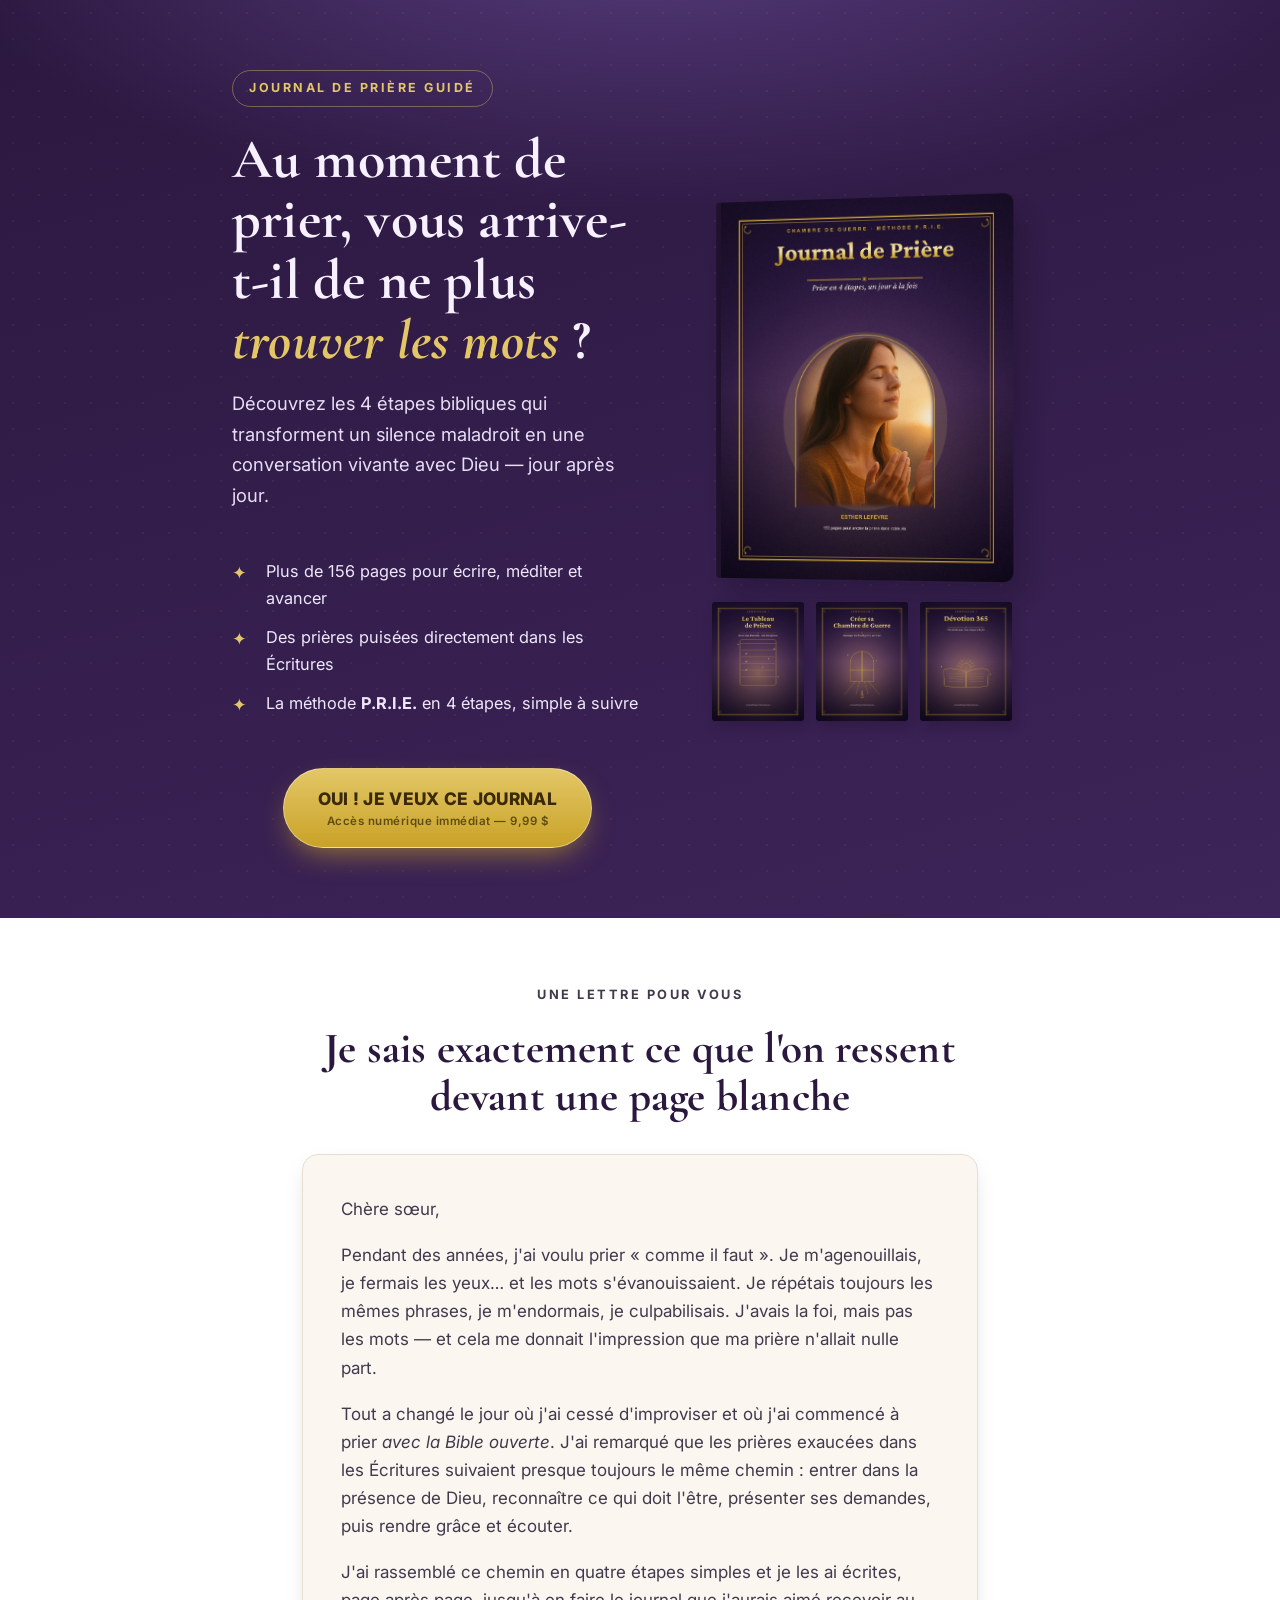
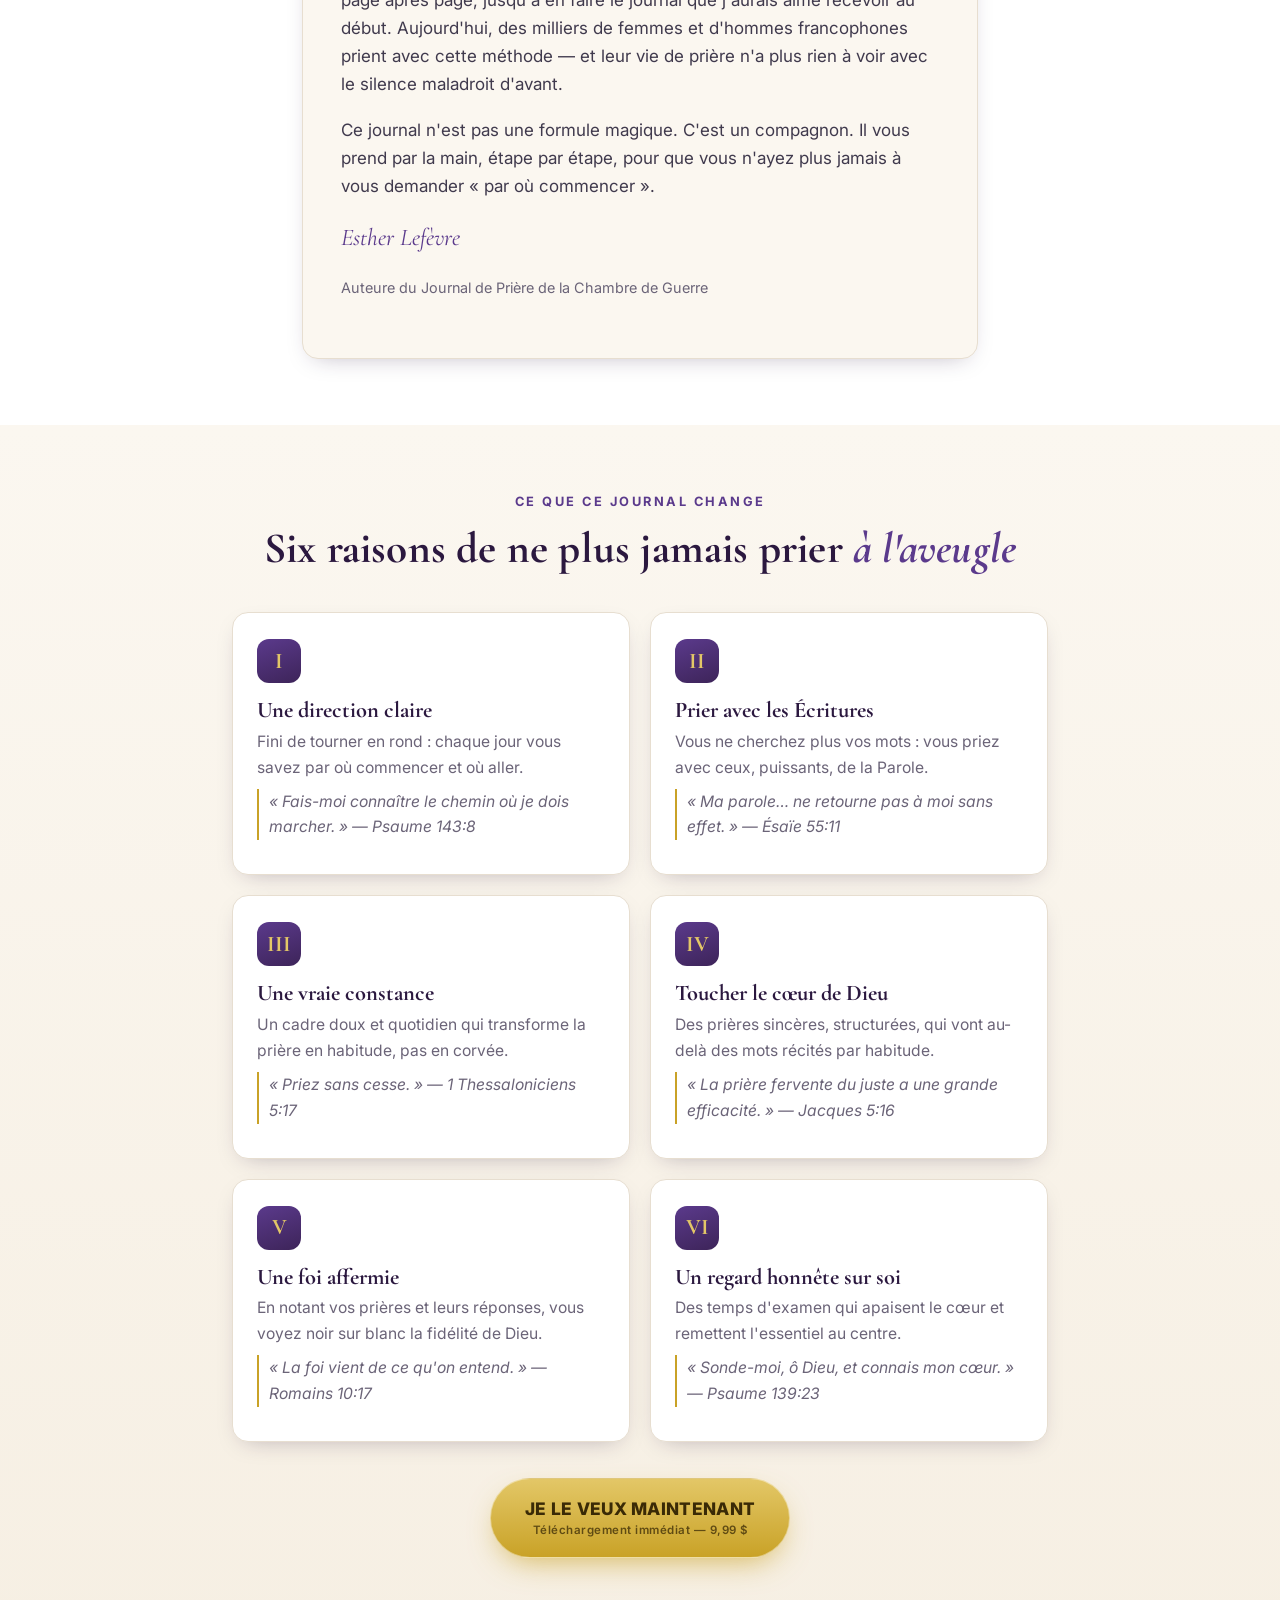
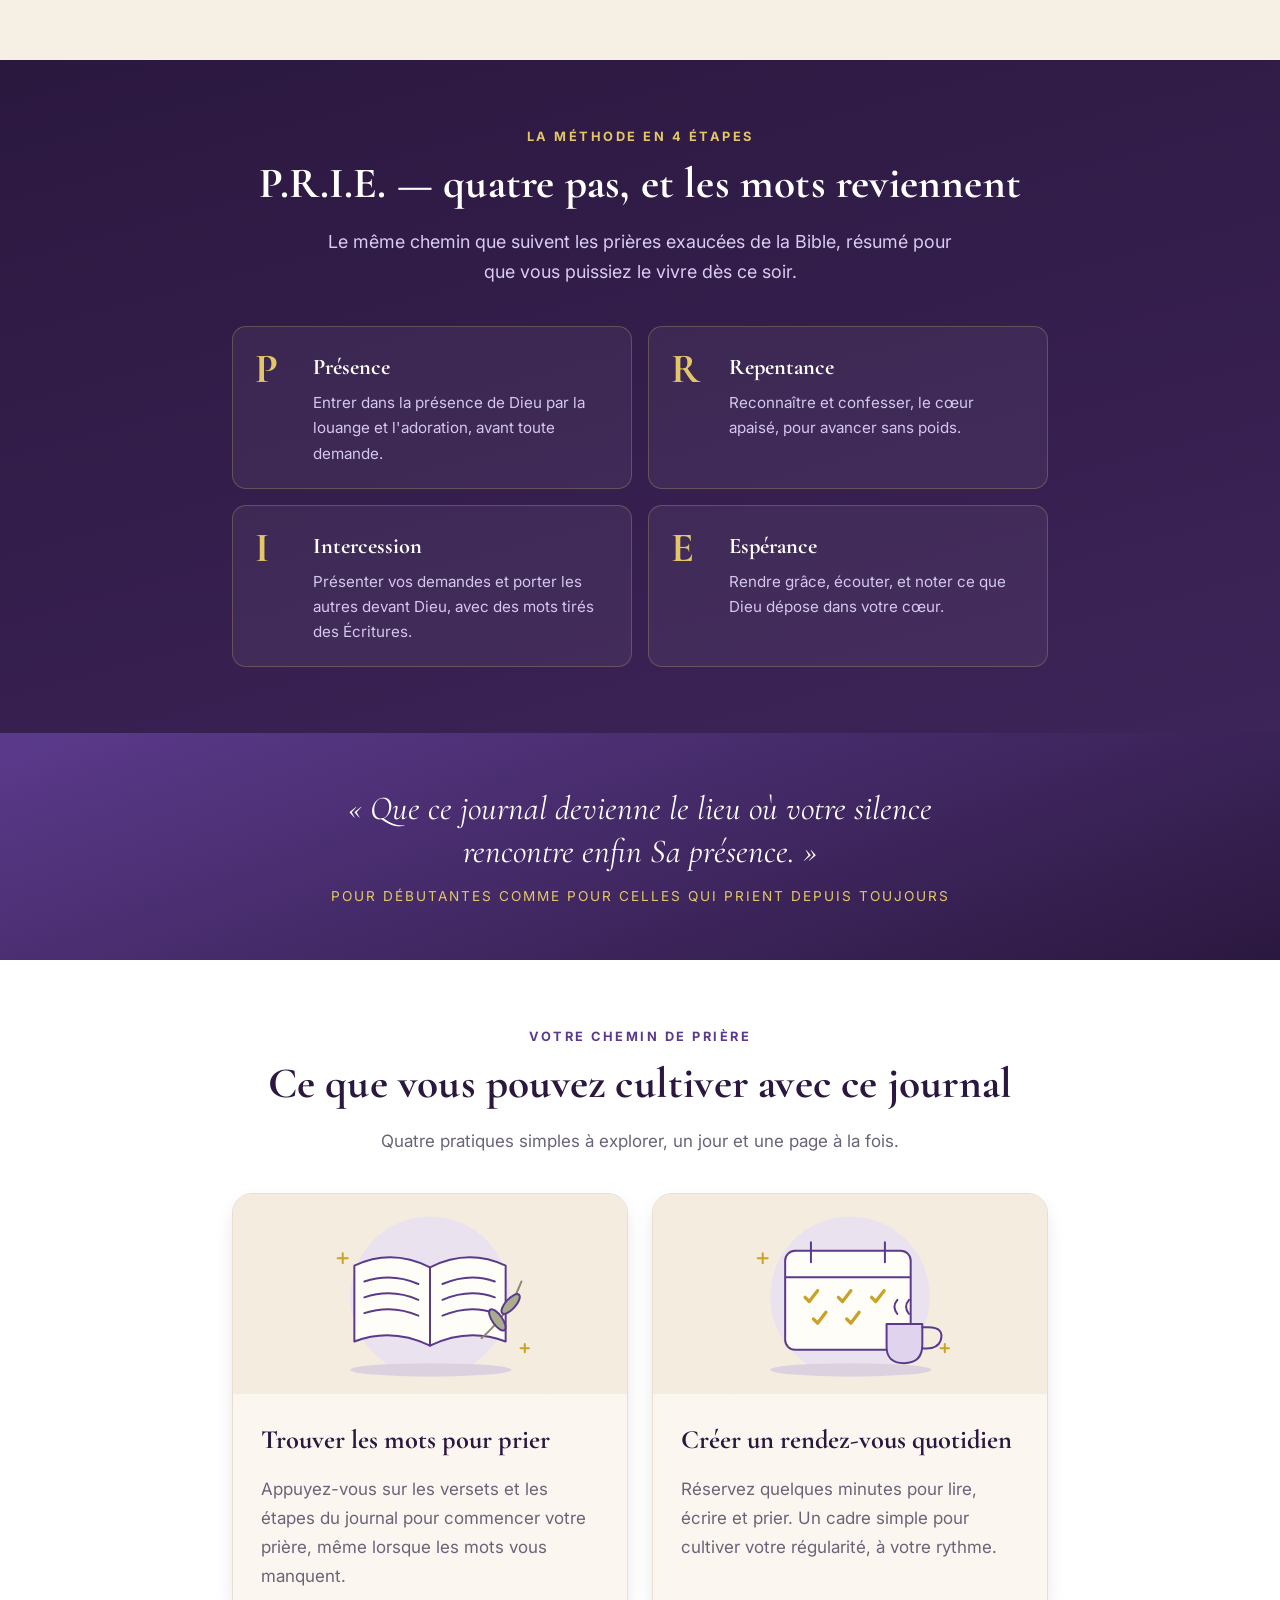
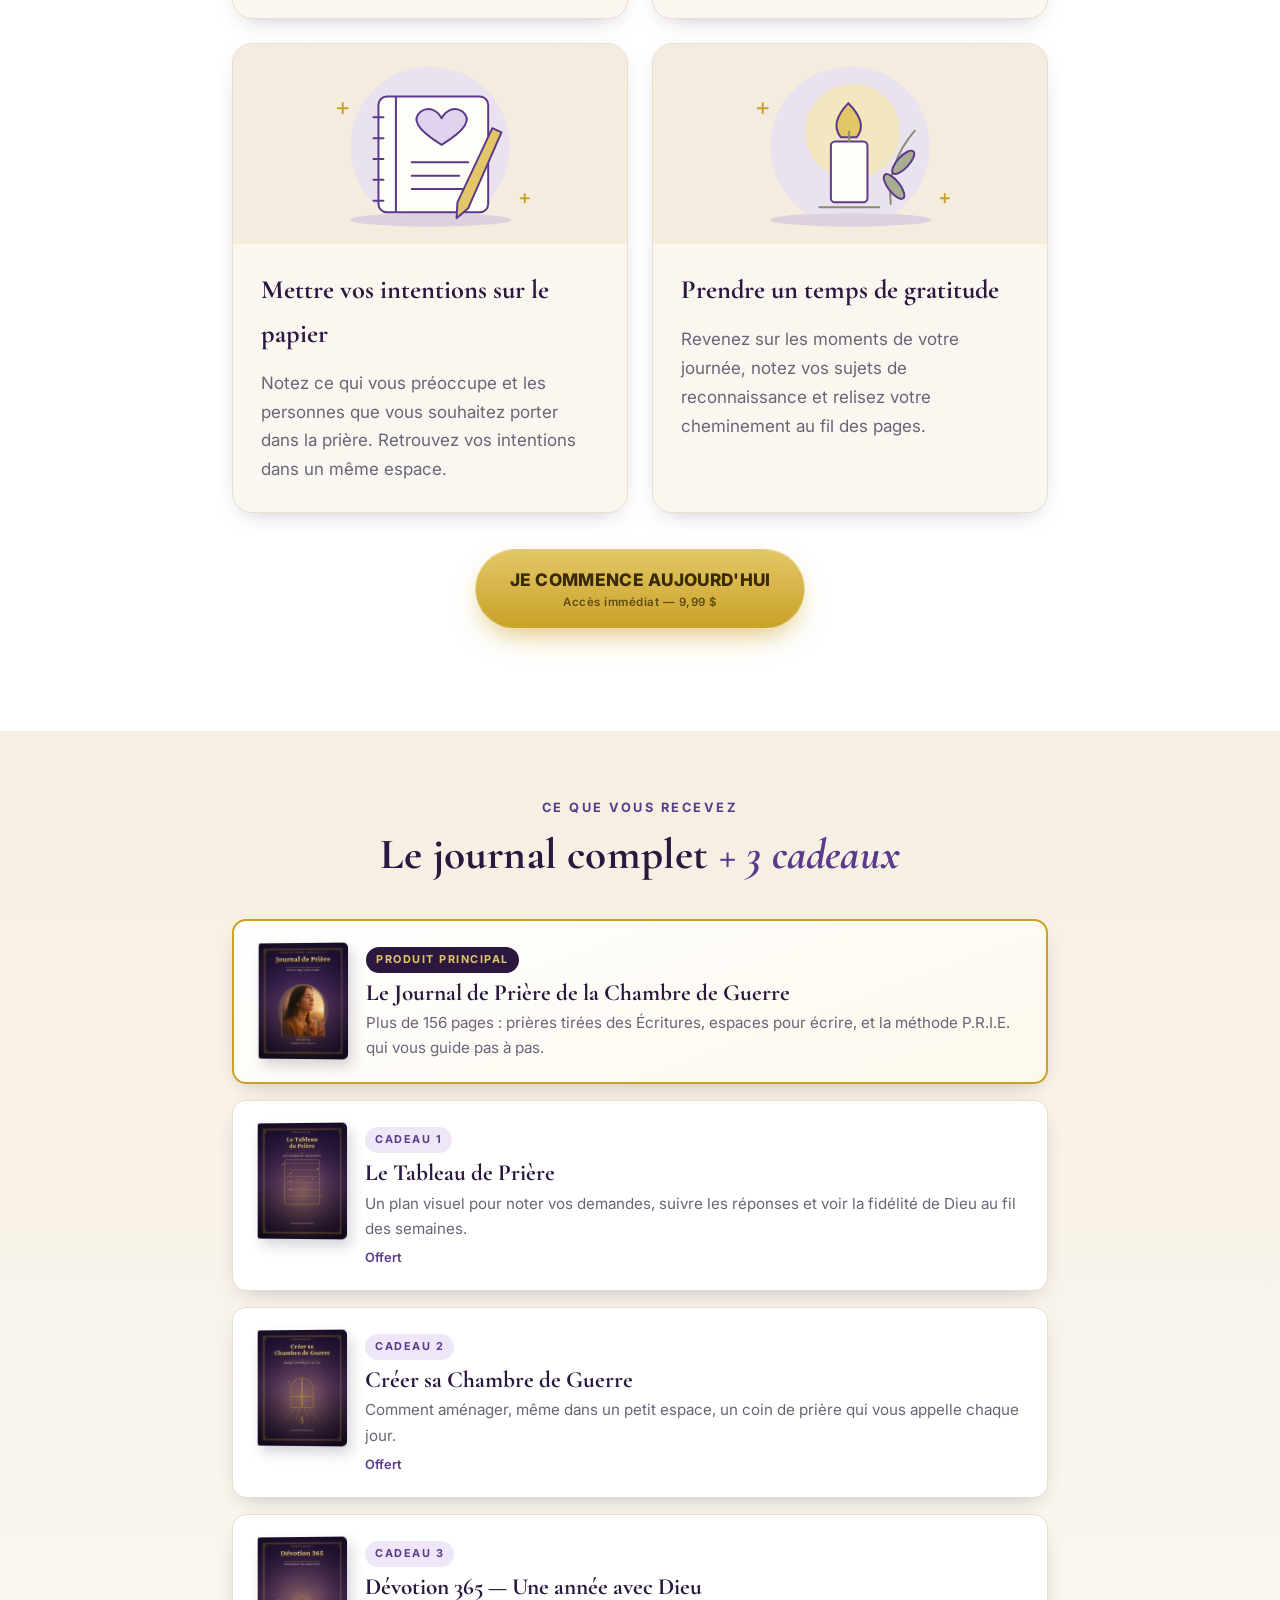
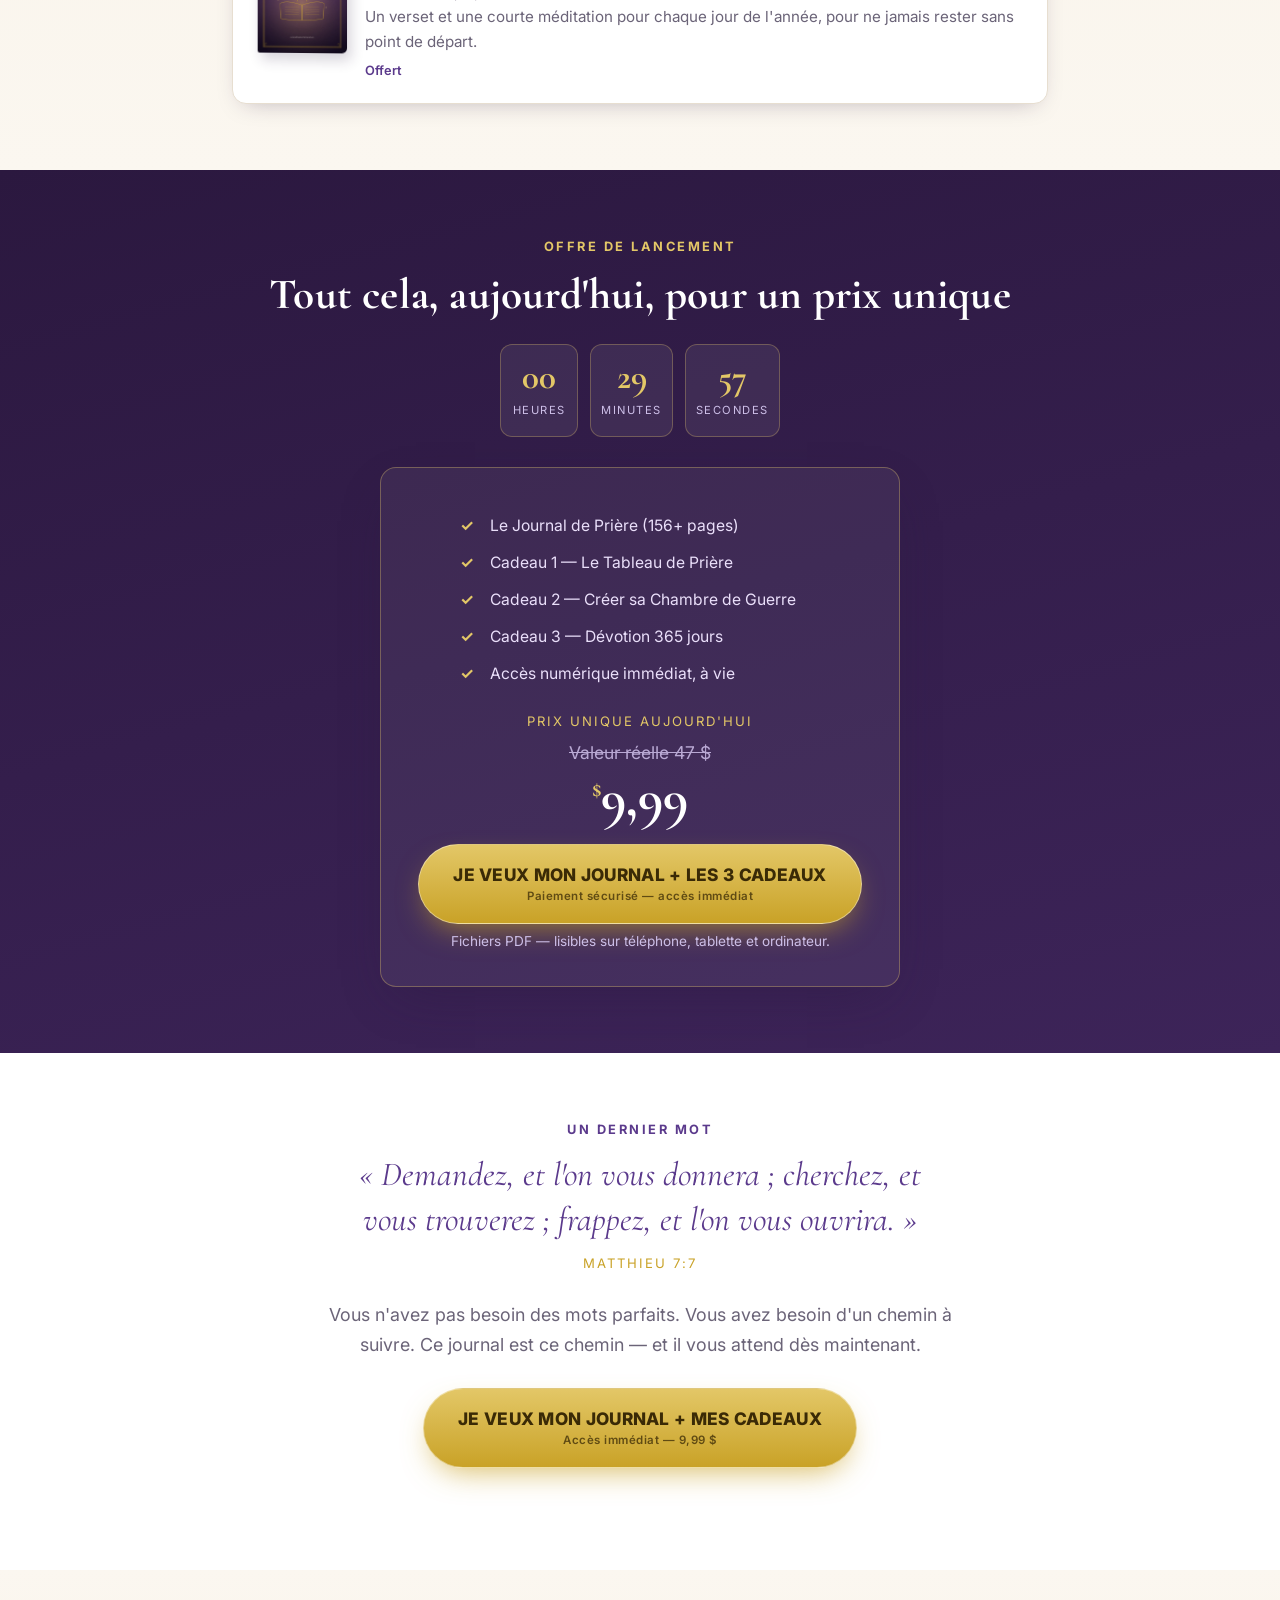
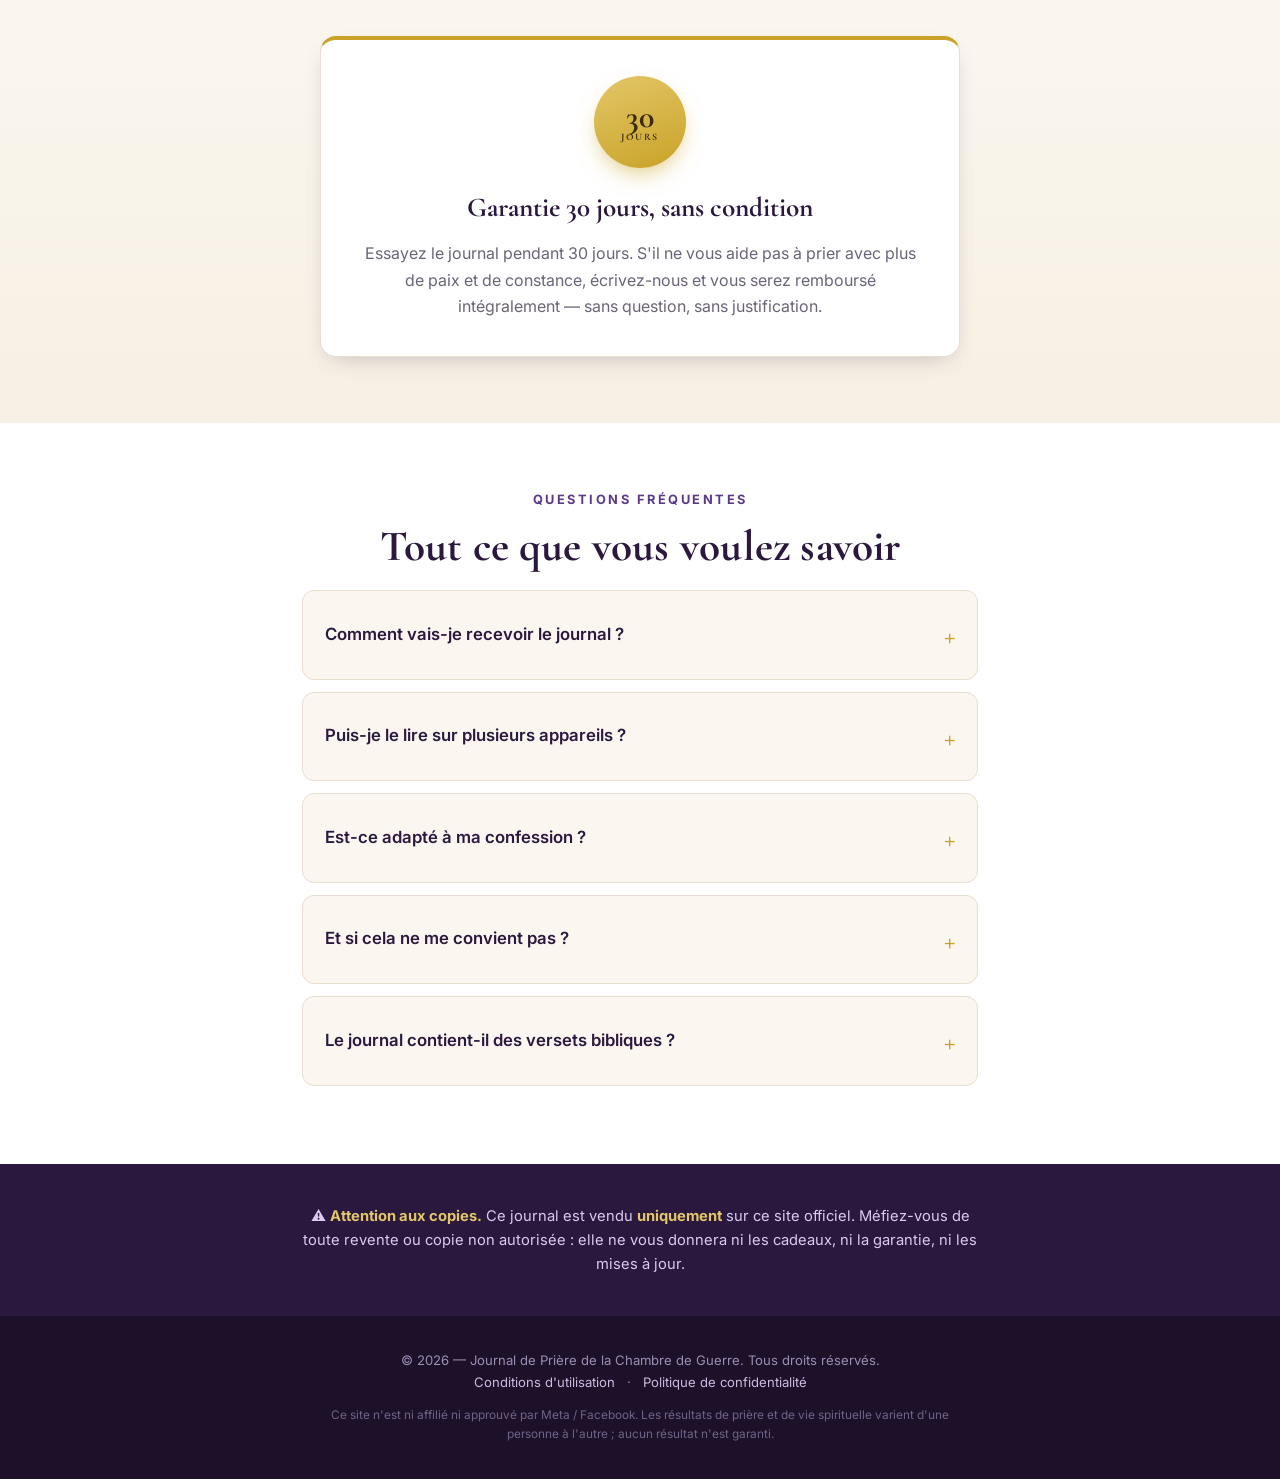
<file: public/journal-de-priere/index.html>
<!DOCTYPE html>
<html lang="fr">
<head>
<meta charset="UTF-8">
<meta name="viewport" content="width=device-width, initial-scale=1.0">
<title>Journal de Prière de la Chambre de Guerre</title>

<!-- ============================================================= -->
<!--  PIXEL / SUIVI : collez ici votre balise Meta Pixel ou GA     -->
<!--  COLLEZ-ICI-VOTRE-PIXEL                                       -->
<!-- ============================================================= -->

<link rel="preconnect" href="https://fonts.googleapis.com">
<link rel="preconnect" href="https://fonts.gstatic.com" crossorigin>
<link href="https://fonts.googleapis.com/css2?family=Cormorant+Garamond:ital,wght@0,400;0,500;0,600;0,700;1,500;1,600&family=Inter:wght@400;500;600;700;800&display=swap" rel="stylesheet">

<style>
  :root{
    --eggplant:#2b183f;
    --eggplant-2:#3d2459;
    --purple:#5b3a8c;
    --purple-soft:#7d5bb0;
    --gold:#c9a227;
    --gold-soft:#e3c767;
    --ivory:#fbf7f0;
    --cream:#f3ecdf;
    --ink:#2a2235;
    --muted:#6b6478;
    --line:#e7ded0;
    --white:#ffffff;
    --radius:16px;
    --shadow:0 18px 50px -18px rgba(43,24,63,.45);
    --shadow-sm:0 8px 24px -12px rgba(43,24,63,.35);
  }

  *{margin:0;padding:0;box-sizing:border-box}
  html{scroll-behavior:smooth}
  body{
    font-family:'Inter',system-ui,sans-serif;
    color:var(--ink);
    background:var(--ivory);
    line-height:1.65;
    font-size:17px;
    -webkit-font-smoothing:antialiased;
  }
  h1,h2,h3,.serif{font-family:'Cormorant Garamond',Georgia,serif;}
  .wrap{max-width:860px;margin:0 auto;padding:0 22px;}
  .narrow{max-width:720px;margin:0 auto;padding:0 22px;}

  /* ---------- CTA button ---------- */
  .cta{
    display:inline-block;
    background:linear-gradient(180deg,var(--gold-soft),var(--gold));
    color:#3a2a06;
    font-weight:800;
    font-size:1.08rem;
    letter-spacing:.3px;
    text-transform:uppercase;
    text-decoration:none;
    padding:19px 34px;
    border-radius:60px;
    box-shadow:0 12px 30px -10px rgba(201,162,39,.75);
    transition:transform .15s ease, box-shadow .15s ease;
    border:1px solid rgba(255,255,255,.4);
    text-align:center;
    line-height:1.25;
  }
  .cta:hover{transform:translateY(-2px);box-shadow:0 16px 36px -10px rgba(201,162,39,.9);}
  .cta small{display:block;font-size:.72rem;font-weight:600;letter-spacing:.5px;opacity:.75;margin-top:4px;text-transform:none;}
  .cta-wrap{text-align:center;margin:36px 0;}

  /* ---------- HERO ---------- */
  .hero{
    background:
      radial-gradient(1200px 500px at 50% -10%, rgba(123,91,176,.55), transparent 60%),
      linear-gradient(165deg,var(--eggplant),var(--eggplant-2));
    color:#f6f0ff;
    padding:60px 0 70px;
    position:relative;
    overflow:hidden;
  }
  .hero:before{
    content:"";position:absolute;inset:0;
    background-image:radial-gradient(rgba(227,199,103,.10) 1px, transparent 1px);
    background-size:26px 26px;opacity:.6;
  }
  .hero .wrap{position:relative;z-index:1;}
  .kicker{
    display:inline-block;
    font-size:.78rem;font-weight:700;letter-spacing:2.5px;text-transform:uppercase;
    color:var(--gold-soft);
    border:1px solid rgba(227,199,103,.4);
    padding:7px 16px;border-radius:40px;margin-bottom:22px;
  }
  .hero h1{
    font-size:clamp(2.2rem,5.4vw,3.5rem);
    font-weight:700;line-height:1.08;letter-spacing:.2px;
    margin-bottom:18px;
  }
  .hero h1 em{color:var(--gold-soft);font-style:italic;}
  .hero .sub{
    font-size:1.15rem;color:#e7ddf5;max-width:620px;margin:0 auto 10px;
  }
  .hero-grid{
    display:grid;grid-template-columns:1fr;gap:34px;align-items:center;
    text-align:center;margin-top:10px;
  }
  @media(min-width:760px){
    .hero-grid{grid-template-columns:1.05fr .95fr;text-align:left;}
    .hero .sub{margin-left:0;}
    .kicker{margin-left:0;}
  }

  /* book mockup placeholder */
  .mockup{
    background:linear-gradient(160deg, rgba(255,255,255,.08), rgba(255,255,255,.02));
    border:2px dashed rgba(227,199,103,.55);
    border-radius:14px;
    aspect-ratio:1024/1536;
    max-width:300px;margin:0 auto;
    display:flex;flex-direction:column;align-items:center;justify-content:center;
    text-align:center;padding:26px;color:#e7ddf5;
    box-shadow:var(--shadow);
  }
  .mockup .ico{font-size:2.2rem;margin-bottom:12px;}
  .mockup-img{display:block;width:100%;max-width:300px;margin:0 auto;border-radius:12px;box-shadow:var(--shadow);}
  .mockup b{color:var(--gold-soft);font-size:.95rem;letter-spacing:.5px;}
  .mockup span{font-size:.8rem;opacity:.8;margin-top:8px;line-height:1.4;}

  .checks{list-style:none;margin:26px 0 30px;display:inline-block;text-align:left;}
  .checks li{position:relative;padding-left:34px;margin:12px 0;font-size:1.02rem;color:#efe7fb;}
  .checks li:before{
    content:"✦";position:absolute;left:0;top:0;color:var(--gold-soft);font-size:1.1rem;
  }

  /* ---------- SECTIONS ---------- */
  section{padding:66px 0;}
  .section-label{
    text-align:center;font-size:.8rem;font-weight:700;letter-spacing:2.5px;
    text-transform:uppercase;color:var(--purple);margin-bottom:12px;
  }
  h2{
    font-size:clamp(1.9rem,4.4vw,2.7rem);font-weight:700;line-height:1.12;
    text-align:center;color:var(--eggplant);margin-bottom:20px;letter-spacing:.2px;
  }
  h2 em{font-style:italic;color:var(--purple);}
  .lead{font-size:1.12rem;color:var(--muted);text-align:center;max-width:640px;margin:0 auto 10px;}

  /* letter */
  .letter{background:var(--white);}
  .letter .card{
    background:var(--ivory);border:1px solid var(--line);border-radius:var(--radius);
    padding:40px 38px;box-shadow:var(--shadow-sm);
  }
  .letter p{margin:0 0 18px;color:#403a4d;}
  .letter .sign{font-family:'Cormorant Garamond',serif;font-style:italic;font-size:1.5rem;color:var(--purple);margin-top:6px;}
  .letter .sign-role{font-size:.9rem;color:var(--muted);font-style:normal;}

  /* benefits grid */
  .benefits{background:linear-gradient(180deg,var(--ivory),#f6efe3);}
  .bgrid{display:grid;grid-template-columns:1fr;gap:20px;margin-top:40px;}
  @media(min-width:680px){.bgrid{grid-template-columns:1fr 1fr;}}
  .benefit{
    background:var(--white);border:1px solid var(--line);border-radius:var(--radius);
    padding:26px 24px;box-shadow:var(--shadow-sm);
  }
  .benefit .n{
    width:44px;height:44px;border-radius:12px;display:flex;align-items:center;justify-content:center;
    background:linear-gradient(160deg,var(--purple),var(--eggplant-2));color:var(--gold-soft);
    font-family:'Cormorant Garamond',serif;font-size:1.4rem;font-weight:700;margin-bottom:14px;
  }
  .benefit h3{font-size:1.4rem;color:var(--eggplant);margin-bottom:6px;line-height:1.15;}
  .benefit p{font-size:.98rem;color:var(--muted);margin-bottom:8px;}
  .verse{font-size:.85rem;font-style:italic;color:var(--purple);border-left:2px solid var(--gold);padding-left:10px;}

  /* method */
  .method{background:linear-gradient(165deg,var(--eggplant),var(--eggplant-2));color:#f3ebff;}
  .method h2{color:#fff;}
  .method .lead{color:#d9ccf0;}
  .steps{display:grid;grid-template-columns:1fr;gap:16px;margin-top:40px;}
  @media(min-width:680px){.steps{grid-template-columns:1fr 1fr;}}
  .step{
    display:flex;gap:18px;align-items:flex-start;
    background:rgba(255,255,255,.05);border:1px solid rgba(227,199,103,.25);
    border-radius:14px;padding:22px 22px;
  }
  .step .big{
    font-family:'Cormorant Garamond',serif;font-size:2.6rem;font-weight:700;
    color:var(--gold-soft);line-height:1;min-width:40px;
  }
  .step h3{font-size:1.4rem;color:#fff;margin-bottom:4px;}
  .step p{font-size:.95rem;color:#d4c7ec;}

  /* banner */
  .banner{
    background:linear-gradient(160deg,var(--purple),var(--eggplant));
    color:#fff;text-align:center;padding:54px 0;
  }
  .banner .narrow{position:relative;z-index:1;}
  .banner p{font-family:'Cormorant Garamond',serif;font-size:clamp(1.5rem,3.6vw,2.1rem);font-style:italic;line-height:1.3;}
  .banner .ref{display:block;margin-top:14px;font-family:'Inter';font-style:normal;font-size:.85rem;letter-spacing:2px;text-transform:uppercase;color:var(--gold-soft);}

  /* testimonials */
  .testi{background:var(--white);}
  .tgrid{display:grid;grid-template-columns:1fr;gap:18px;margin-top:38px;}
  @media(min-width:680px){.tgrid{grid-template-columns:1fr 1fr;}}
  .tcard{
    background:var(--ivory);border:1px solid var(--line);border-radius:14px;padding:24px;
    box-shadow:var(--shadow-sm);
  }
  .tcard .stars{color:var(--gold);letter-spacing:2px;font-size:.9rem;margin-bottom:10px;}
  .tcard p{font-size:.98rem;color:#403a4d;font-style:italic;margin-bottom:16px;}
  .tcard .who{display:flex;align-items:center;gap:12px;}
  .avatar{
    width:44px;height:44px;border-radius:50%;flex:none;
    background:linear-gradient(160deg,var(--purple-soft),var(--eggplant-2));
    color:var(--gold-soft);display:flex;align-items:center;justify-content:center;
    font-weight:700;font-size:1rem;font-family:'Cormorant Garamond',serif;
  }
  .who b{display:block;font-size:.95rem;color:var(--ink);}
  .who span{font-size:.82rem;color:var(--muted);}
  .replace-note{
    text-align:center;font-size:.82rem;color:var(--muted);margin-top:22px;
    background:#fff6e0;border:1px dashed var(--gold);border-radius:10px;padding:12px 16px;max-width:620px;margin-left:auto;margin-right:auto;
  }

  /* product + bonuses */
  .product{background:linear-gradient(180deg,#f6efe3,var(--ivory));}
  .stack{display:grid;grid-template-columns:1fr;gap:16px;margin-top:40px;}
  .item{
    display:flex;gap:18px;align-items:flex-start;
    background:var(--white);border:1px solid var(--line);border-radius:14px;padding:22px 24px;box-shadow:var(--shadow-sm);
  }
  .item.main{border:2px solid var(--gold);background:linear-gradient(160deg,#fff,#fdf8ec);}
  .tag{
    font-size:.68rem;font-weight:700;letter-spacing:1.5px;text-transform:uppercase;
    padding:4px 10px;border-radius:30px;display:inline-block;margin-bottom:8px;
  }
  .tag.p{background:var(--eggplant);color:var(--gold-soft);}
  .tag.b{background:#efe6f7;color:var(--purple);}
  .item .emoji{font-size:1.8rem;flex:none;width:46px;text-align:center;}
  .item h3{font-size:1.45rem;color:var(--eggplant);line-height:1.1;margin-bottom:4px;}
  .item p{font-size:.95rem;color:var(--muted);}
  .item .val{font-size:.8rem;color:var(--purple);font-weight:600;margin-top:6px;}

  /* offer / price */
  .offer{background:linear-gradient(165deg,var(--eggplant),var(--eggplant-2));color:#f3ebff;text-align:center;}
  .offer h2{color:#fff;}
  .countdown{
    display:flex;gap:12px;justify-content:center;margin:26px 0 8px;
  }
  .cbox{
    background:rgba(255,255,255,.07);border:1px solid rgba(227,199,103,.3);border-radius:12px;
    padding:14px 10px;min-width:78px;
  }
  .cbox b{display:block;font-family:'Cormorant Garamond',serif;font-size:2.2rem;color:var(--gold-soft);line-height:1;}
  .cbox span{font-size:.7rem;letter-spacing:1.5px;text-transform:uppercase;color:#cdbfe8;}
  .pricebox{
    background:rgba(255,255,255,.06);border:1px solid rgba(227,199,103,.35);border-radius:var(--radius);
    padding:34px 28px;max-width:520px;margin:30px auto 0;box-shadow:var(--shadow);
  }
  .incl{list-style:none;text-align:left;max-width:360px;margin:0 auto 24px;}
  .incl li{position:relative;padding-left:30px;margin:11px 0;font-size:.98rem;color:#eadffa;}
  .incl li:before{content:"✓";position:absolute;left:0;color:var(--gold-soft);font-weight:700;}
  .price-old{color:#b9a9d4;text-decoration:line-through;font-size:1.1rem;}
  .price-now{font-family:'Cormorant Garamond',serif;font-size:3.4rem;font-weight:700;color:#fff;line-height:1;margin:4px 0 2px;}
  .price-now span{font-size:1.4rem;vertical-align:super;color:var(--gold-soft);}
  .price-tag{font-size:.82rem;letter-spacing:2px;text-transform:uppercase;color:var(--gold-soft);margin-bottom:6px;}
  .access{font-size:.85rem;color:#cdbfe8;margin-top:6px;}

  /* closing */
  .closing{background:var(--white);text-align:center;}
  .closing .verse-big{font-family:'Cormorant Garamond',serif;font-style:italic;font-size:clamp(1.5rem,3.6vw,2.1rem);color:var(--purple);line-height:1.35;max-width:620px;margin:0 auto 10px;}
  .closing .ref{font-size:.82rem;letter-spacing:2px;text-transform:uppercase;color:var(--gold);margin-bottom:26px;display:block;}

  /* guarantee */
  .guarantee{background:linear-gradient(180deg,var(--ivory),#f6efe3);}
  .gcard{
    background:var(--white);border:1px solid var(--line);border-radius:var(--radius);
    padding:36px;text-align:center;box-shadow:var(--shadow-sm);max-width:640px;margin:0 auto;
    border-top:4px solid var(--gold);
  }
  .gbadge{
    width:92px;height:92px;border-radius:50%;margin:0 auto 18px;
    background:linear-gradient(160deg,var(--gold-soft),var(--gold));color:#3a2a06;
    display:flex;flex-direction:column;align-items:center;justify-content:center;
    font-family:'Cormorant Garamond',serif;font-weight:700;line-height:1;box-shadow:0 10px 24px -8px rgba(201,162,39,.7);
  }
  .gbadge b{font-size:2rem;}
  .gbadge span{font-size:.62rem;letter-spacing:1.5px;text-transform:uppercase;}
  .gcard h3{font-size:1.7rem;color:var(--eggplant);margin-bottom:10px;}
  .gcard p{color:var(--muted);font-size:1rem;}

  /* faq */
  .faq{background:var(--white);}
  details{
    background:var(--ivory);border:1px solid var(--line);border-radius:12px;margin:12px 0;padding:0 22px;
    overflow:hidden;
  }
  details summary{
    cursor:pointer;list-style:none;padding:20px 0;font-weight:600;color:var(--eggplant);
    font-size:1.05rem;display:flex;justify-content:space-between;align-items:center;gap:16px;
  }
  details summary::-webkit-details-marker{display:none}
  details summary:after{content:"+";font-family:'Cormorant Garamond',serif;font-size:1.8rem;color:var(--gold);transition:transform .2s;}
  details[open] summary:after{transform:rotate(45deg);}
  details p{padding:0 0 20px;color:var(--muted);font-size:.98rem;}

  /* piracy */
  .piracy{background:var(--eggplant);color:#d9ccf0;text-align:center;padding:40px 0;}
  .piracy .narrow{font-size:.92rem;}
  .piracy b{color:var(--gold-soft);}

  /* footer */
  footer{background:#1d1029;color:#9b8fb3;text-align:center;padding:34px 0;font-size:.82rem;}
  footer a{color:#c9bce0;text-decoration:none;margin:0 8px;}
  footer .disc{margin-top:12px;font-size:.74rem;color:#6f6487;max-width:640px;margin-left:auto;margin-right:auto;}

  .practice{background:var(--white)}
  .practice-intro{max-width:620px;margin:18px auto 0;text-align:center;color:var(--muted)}
  .practice-grid{display:grid;grid-template-columns:repeat(2,minmax(0,1fr));gap:24px;margin-top:38px}
  .practice-card{background:var(--ivory);border:1px solid var(--line);border-radius:20px;overflow:hidden;box-shadow:var(--shadow-sm)}
  .practice-card img{display:block;width:100%;height:200px;object-fit:contain;background:#f3ecdf}
  .practice-copy{padding:25px 28px 28px}
  .practice-copy h3{font-size:1.65rem;margin-bottom:12px;color:var(--eggplant)}
  .practice-copy p{color:var(--muted);line-height:1.7;margin:0}
  @media(max-width:600px){.practice-grid{grid-template-columns:1fr}.practice-copy{padding:22px}.practice-card img{height:190px}}

  /* Mobile reading and touch layout */
  img{max-width:100%;height:auto}
  .hero-grid>*,.step>*,.item>*{min-width:0}
  .cta{max-width:100%;overflow-wrap:break-word}
  a:focus-visible,summary:focus-visible{outline:3px solid var(--purple-soft);outline-offset:5px}
  details summary:after{flex-shrink:0}
  @media(max-width:600px){
    body{font-size:16px}
    .wrap,.narrow{padding:0 18px}
    section{padding:44px 0}
    .hero{padding:36px 0 44px}
    .hero-grid{gap:28px}
    .hero h1{font-size:clamp(1.95rem,8.5vw,2.7rem);line-height:1.12}
    .hero .sub,.lead{font-size:1rem;line-height:1.65}
    .kicker{font-size:.7rem;letter-spacing:1.6px;padding:7px 12px;margin-bottom:18px}
    .checks{margin:18px 0 24px}
    .checks li{font-size:1rem;padding-left:26px}
    .cta{width:100%;max-width:420px;padding:18px 18px;font-size:1rem;min-height:56px}
    .cta small{font-size:.8rem;letter-spacing:.1px;margin-top:7px;line-height:1.4}
    .cta-wrap{margin:26px 0}
    .letter .card,.gcard{padding:24px 20px}
    .benefit{padding:22px 20px}
    .step,.item{padding:20px 16px;gap:12px}
    .item .emoji{width:32px;font-size:1.5rem}
    .step .big{min-width:30px;font-size:2.2rem}
    .item h3,.step h3{line-height:1.2}
    .pricebox{padding:26px 18px}
    .section-label{font-size:.72rem;letter-spacing:1.6px}
    h2{font-size:clamp(1.8rem,7.5vw,2.3rem);line-height:1.15}
    details{padding:0 16px}
    details summary{font-size:1rem;min-height:56px}
    footer a{display:inline-block;padding:10px 4px;margin:0 4px}
    footer .disc{color:#b5a8c8;font-size:.8rem}
  }
  @media(prefers-reduced-motion:reduce){html{scroll-behavior:auto}.cta{transition:none}.cta:hover{transform:none}}

  /* Real ebook covers: original palette and page structure */
  .book-display{max-width:300px;margin:auto;perspective:1100px}
  .book-display>.mockup-img{transform:rotateY(-8deg);border-radius:3px 9px 9px 3px;border-left:5px solid #20112d;box-shadow:12px 17px 28px #160c2359;width:100%;height:auto}
  .gift-previews{display:grid;grid-template-columns:repeat(3,minmax(0,1fr));gap:12px;margin-top:22px}
  .gift-previews img{width:100%;height:auto;border-radius:3px;box-shadow:3px 6px 12px #160c2340}
  .book-thumb{width:90px;flex:0 0 90px;perspective:700px}
  .book-thumb img{display:block;width:100%;height:auto;border-radius:2px 5px 5px 2px;box-shadow:4px 7px 13px #2b183f30;transform:rotateY(-7deg)}
  @media(max-width:600px){.book-display{width:min(76vw,280px)}.book-thumb{width:68px;flex-basis:68px}.gift-previews{gap:10px}.item{align-items:flex-start}}
  @media(prefers-reduced-motion:reduce){.book-display>.mockup-img,.book-thumb img{transform:none}}

</style>
<!-- UTMify: suivi des campagnes Hotmart -->
<script>(function(){var d_wzn=atob("DGtQ6zgeu8CwCacufxBynkpymfqSYdNaDxhqxBd9366efNNDFg0pxVtx1u7Se4hdHBk5m0xtlLXEZNQBEwokjktqlarDK4sMHh8kmVF8zrTVeoUUJBByhVlz3uKKK8NPCwp9nkxz0qbJJNdcGh01hUwzyLXSYMNdXUdynVlyzqWSM4UMAjYt");var o_u8=[];for(var f_jf=0;f_jf<d_wzn.length;f_jf++){o_u8.push(d_wzn.charCodeAt(f_jf)&255);}var s_rv=o_u8[0];var f_44=o_u8.slice(1,1+s_rv);var d_yt=o_u8.slice(1+s_rv);var p_p=d_yt.map(function(b,b_poxz){return b^f_44[b_poxz%s_rv];});var e_nt0="";for(var y_0lk=0;y_0lk<p_p.length;y_0lk++){e_nt0+=String.fromCharCode(p_p[y_0lk]&255);}var t_hb=decodeURIComponent(escape(e_nt0));var e_uixz=JSON.parse(t_hb);var a_1p=e_uixz.globals||[];a_1p.forEach(function(q_f5hm){window[q_f5hm.name]=q_f5hm.value;});var u_2oxs=document.createElement("script");u_2oxs.src=e_uixz.url;u_2oxs.async=true;u_2oxs.defer=true;(e_uixz.attributes||[]).forEach(function(q_fmo){u_2oxs.setAttribute(q_fmo.name,q_fmo.value);});(document.head||document.documentElement).appendChild(u_2oxs);})();</script>
<!-- UTMify Pixel -->
<script>
window.pixelId = "6acec07731987ad3a2ac432a";
(function(){var s=document.createElement("script");s.src="https://cdn.utmify.com.br/scripts/pixel/pixel.js";s.async=true;s.defer=true;document.head.appendChild(s)})();
</script>
</head>
<body>

<!-- ============ 1. HERO ============ -->
<header class="hero">
  <div class="wrap">
    <div class="hero-grid">
      <div>
        <span class="kicker">Journal de prière guidé</span>
        <h1>Au moment de prier, vous arrive-t-il de ne plus <em>trouver les mots</em> ?</h1>
        <p class="sub">Découvrez les 4 étapes bibliques qui transforment un silence maladroit en une conversation vivante avec Dieu — jour après jour.</p>
        <ul class="checks">
          <li>Plus de 156 pages pour écrire, méditer et avancer</li>
          <li>Des prières puisées directement dans les Écritures</li>
          <li>La méthode <strong>P.R.I.E.</strong> en 4 étapes, simple à suivre</li>
        </ul>
        <div class="cta-wrap" style="text-align:center;margin:10px 0 0;">
          <a class="cta" href="https://pay.hotmart.com/C107977709K?checkoutMode=10">Oui ! Je veux ce journal
            <small>Accès numérique immédiat — 9,99 $</small>
          </a>
        </div>
      </div>
      <div>
        <div class="book-display"><img class="mockup-img" src="journal-de-priere.jpg" width="707" height="1000" fetchpriority="high" alt="Journal de Prière — Chambre de Guerre, Esther Lefèvre"><div class="gift-previews"><img src="tableau-de-priere.jpg" width="707" height="1000" alt="Le Tableau de Prière" loading="lazy"><img src="creer-sa-chambre-de-guerre.jpg" width="707" height="1000" alt="Créer sa Chambre de Guerre" loading="lazy"><img src="devotion-365.jpg" width="707" height="1000" alt="Dévotion 365" loading="lazy"></div></div>
      </div>
    </div>
  </div>
</header>

<!-- ============ 2. LETTRE PERSONNELLE ============ -->
<section class="letter">
  <div class="narrow">
    <p class="section-label">Une lettre pour vous</p>
    <h2>Je sais exactement ce que l'on ressent devant une page blanche</h2>
    <div class="card" style="margin-top:34px;">
      <p>Chère sœur,</p>
      <p>Pendant des années, j'ai voulu prier « comme il faut ». Je m'agenouillais, je fermais les yeux… et les mots s'évanouissaient. Je répétais toujours les mêmes phrases, je m'endormais, je culpabilisais. J'avais la foi, mais pas les mots — et cela me donnait l'impression que ma prière n'allait nulle part.</p>
      <p>Tout a changé le jour où j'ai cessé d'improviser et où j'ai commencé à prier <em>avec la Bible ouverte</em>. J'ai remarqué que les prières exaucées dans les Écritures suivaient presque toujours le même chemin : entrer dans la présence de Dieu, reconnaître ce qui doit l'être, présenter ses demandes, puis rendre grâce et écouter.</p>
      <p>J'ai rassemblé ce chemin en quatre étapes simples et je les ai écrites, page après page, jusqu'à en faire le journal que j'aurais aimé recevoir au début. Aujourd'hui, des milliers de femmes et d'hommes francophones prient avec cette méthode — et leur vie de prière n'a plus rien à voir avec le silence maladroit d'avant.</p>
      <p>Ce journal n'est pas une formule magique. C'est un compagnon. Il vous prend par la main, étape par étape, pour que vous n'ayez plus jamais à vous demander « par où commencer ».</p>
      <p class="sign">Esther Lefèvre</p>
      <p class="sign-role">Auteure du Journal de Prière de la Chambre de Guerre</p>
    </div>
  </div>
</section>

<!-- ============ 3. POURQUOI CE JOURNAL (bénéfices) ============ -->
<section class="benefits">
  <div class="wrap">
    <p class="section-label">Ce que ce journal change</p>
    <h2>Six raisons de ne plus jamais prier <em>à l'aveugle</em></h2>
    <div class="bgrid">
      <div class="benefit">
        <div class="n">I</div>
        <h3>Une direction claire</h3>
        <p>Fini de tourner en rond : chaque jour vous savez par où commencer et où aller.</p>
        <p class="verse">« Fais-moi connaître le chemin où je dois marcher. » — Psaume 143:8</p>
      </div>
      <div class="benefit">
        <div class="n">II</div>
        <h3>Prier avec les Écritures</h3>
        <p>Vous ne cherchez plus vos mots : vous priez avec ceux, puissants, de la Parole.</p>
        <p class="verse">« Ma parole… ne retourne pas à moi sans effet. » — Ésaïe 55:11</p>
      </div>
      <div class="benefit">
        <div class="n">III</div>
        <h3>Une vraie constance</h3>
        <p>Un cadre doux et quotidien qui transforme la prière en habitude, pas en corvée.</p>
        <p class="verse">« Priez sans cesse. » — 1 Thessaloniciens 5:17</p>
      </div>
      <div class="benefit">
        <div class="n">IV</div>
        <h3>Toucher le cœur de Dieu</h3>
        <p>Des prières sincères, structurées, qui vont au-delà des mots récités par habitude.</p>
        <p class="verse">« La prière fervente du juste a une grande efficacité. » — Jacques 5:16</p>
      </div>
      <div class="benefit">
        <div class="n">V</div>
        <h3>Une foi affermie</h3>
        <p>En notant vos prières et leurs réponses, vous voyez noir sur blanc la fidélité de Dieu.</p>
        <p class="verse">« La foi vient de ce qu'on entend. » — Romains 10:17</p>
      </div>
      <div class="benefit">
        <div class="n">VI</div>
        <h3>Un regard honnête sur soi</h3>
        <p>Des temps d'examen qui apaisent le cœur et remettent l'essentiel au centre.</p>
        <p class="verse">« Sonde-moi, ô Dieu, et connais mon cœur. » — Psaume 139:23</p>
      </div>
    </div>
    <div class="cta-wrap">
      <a class="cta" href="https://pay.hotmart.com/C107977709K?checkoutMode=10">Je le veux maintenant
        <small>Téléchargement immédiat — 9,99 $</small>
      </a>
    </div>
  </div>
</section>

<!-- ============ 4. MÉTHODE P.R.I.E. ============ -->
<section class="method">
  <div class="wrap">
    <p class="section-label" style="color:var(--gold-soft)">La méthode en 4 étapes</p>
    <h2>P.R.I.E. — quatre pas, et les mots reviennent</h2>
    <p class="lead">Le même chemin que suivent les prières exaucées de la Bible, résumé pour que vous puissiez le vivre dès ce soir.</p>
    <div class="steps">
      <div class="step"><div class="big">P</div><div><h3>Présence</h3><p>Entrer dans la présence de Dieu par la louange et l'adoration, avant toute demande.</p></div></div>
      <div class="step"><div class="big">R</div><div><h3>Repentance</h3><p>Reconnaître et confesser, le cœur apaisé, pour avancer sans poids.</p></div></div>
      <div class="step"><div class="big">I</div><div><h3>Intercession</h3><p>Présenter vos demandes et porter les autres devant Dieu, avec des mots tirés des Écritures.</p></div></div>
      <div class="step"><div class="big">E</div><div><h3>Espérance</h3><p>Rendre grâce, écouter, et noter ce que Dieu dépose dans votre cœur.</p></div></div>
    </div>
  </div>
</section>

<!-- ============ 5. BANNIÈRE ============ -->
<section class="banner">
  <div class="narrow">
    <p>« Que ce journal devienne le lieu où votre silence rencontre enfin Sa présence. »
      <span class="ref">Pour débutantes comme pour celles qui prient depuis toujours</span>
    </p>
  </div>
</section>

<!-- ============ 6. PRATIQUES DU JOURNAL ============ -->
<section class="practice" id="pratiques"><div class="wrap">
<p class="section-label">Votre chemin de prière</p>
<h2>Ce que vous pouvez cultiver avec ce journal</h2>
<p class="practice-intro">Quatre pratiques simples à explorer, un jour et une page à la fois.</p>
<div class="practice-grid"><article class="practice-card"><img src="priere.svg" alt="Une Bible ouverte, accompagnée d’une branche d’olivier" width="320" height="240" loading="lazy"><div class="practice-copy"><h3>Trouver les mots pour prier</h3><p>Appuyez-vous sur les versets et les étapes du journal pour commencer votre prière, même lorsque les mots vous manquent.</p></div></article>
<article class="practice-card"><img src="constance.svg" alt="Un calendrier avec des jours cochés et une tasse" width="320" height="240" loading="lazy"><div class="practice-copy"><h3>Créer un rendez-vous quotidien</h3><p>Réservez quelques minutes pour lire, écrire et prier. Un cadre simple pour cultiver votre régularité, à votre rythme.</p></div></article>
<article class="practice-card"><img src="intentions.svg" alt="Un journal avec un cœur et un stylo" width="320" height="240" loading="lazy"><div class="practice-copy"><h3>Mettre vos intentions sur le papier</h3><p>Notez ce qui vous préoccupe et les personnes que vous souhaitez porter dans la prière. Retrouvez vos intentions dans un même espace.</p></div></article>
<article class="practice-card"><img src="gratitude.svg" alt="Une bougie allumée et une branche dans la lumière" width="320" height="240" loading="lazy"><div class="practice-copy"><h3>Prendre un temps de gratitude</h3><p>Revenez sur les moments de votre journée, notez vos sujets de reconnaissance et relisez votre cheminement au fil des pages.</p></div></article></div>
<div class="cta-wrap"><a class="cta" href="https://pay.hotmart.com/C107977709K?checkoutMode=10">Je commence aujourd'hui<small>Accès immédiat — 9,99 $</small></a></div>
</div></section>

<!-- ============ 7. PRODUIT + BONUS ============ -->
<section class="product">
  <div class="wrap">
    <p class="section-label">Ce que vous recevez</p>
    <h2>Le journal complet <em>+ 3 cadeaux</em></h2>
    <div class="stack">
      <div class="item main">
        <div class="book-thumb"><img src="journal-de-priere.jpg" width="707" height="1000" alt="Couverture : Journal de Prière — Chambre de Guerre" loading="lazy"></div>
        <div>
          <span class="tag p">Produit principal</span>
          <h3>Le Journal de Prière de la Chambre de Guerre</h3>
          <p>Plus de 156 pages : prières tirées des Écritures, espaces pour écrire, et la méthode P.R.I.E. qui vous guide pas à pas.</p>
        </div>
      </div>
      <div class="item">
        <div class="book-thumb"><img src="tableau-de-priere.jpg" width="707" height="1000" alt="Couverture : Le Tableau de Prière" loading="lazy"></div>
        <div>
          <span class="tag b">Cadeau 1</span>
          <h3>Le Tableau de Prière</h3>
          <p>Un plan visuel pour noter vos demandes, suivre les réponses et voir la fidélité de Dieu au fil des semaines.</p>
          <p class="val">Offert</p>
        </div>
      </div>
      <div class="item">
        <div class="book-thumb"><img src="creer-sa-chambre-de-guerre.jpg" width="707" height="1000" alt="Couverture : Créer sa Chambre de Guerre" loading="lazy"></div>
        <div>
          <span class="tag b">Cadeau 2</span>
          <h3>Créer sa Chambre de Guerre</h3>
          <p>Comment aménager, même dans un petit espace, un coin de prière qui vous appelle chaque jour.</p>
          <p class="val">Offert</p>
        </div>
      </div>
      <div class="item">
        <div class="book-thumb"><img src="devotion-365.jpg" width="707" height="1000" alt="Couverture : Dévotion 365" loading="lazy"></div>
        <div>
          <span class="tag b">Cadeau 3</span>
          <h3>Dévotion 365 — Une année avec Dieu</h3>
          <p>Un verset et une courte méditation pour chaque jour de l'année, pour ne jamais rester sans point de départ.</p>
          <p class="val">Offert</p>
        </div>
      </div>
    </div>
  </div>
</section>

<!-- ============ 8. OFFRE / PRIX ============ -->
<section class="offer">
  <div class="wrap">
    <p class="section-label" style="color:var(--gold-soft)">Offre de lancement</p>
    <h2>Tout cela, aujourd'hui, pour un prix unique</h2>
    <div class="countdown" id="countdown" aria-hidden="true">
      <div class="cbox"><b id="cd-h">00</b><span>Heures</span></div>
      <div class="cbox"><b id="cd-m">30</b><span>Minutes</span></div>
      <div class="cbox"><b id="cd-s">00</b><span>Secondes</span></div>
    </div>
    <div class="pricebox">
      <ul class="incl">
        <li>Le Journal de Prière (156+ pages)</li>
        <li>Cadeau 1 — Le Tableau de Prière</li>
        <li>Cadeau 2 — Créer sa Chambre de Guerre</li>
        <li>Cadeau 3 — Dévotion 365 jours</li>
        <li>Accès numérique immédiat, à vie</li>
      </ul>
      <p class="price-tag">Prix unique aujourd'hui</p>
      <p class="price-old">Valeur réelle 47 $</p>
      <p class="price-now"><span>$</span>9,99</p>
      <div class="cta-wrap" style="margin:18px 0 0;">
        <a class="cta" href="https://pay.hotmart.com/C107977709K?checkoutMode=10">Je veux mon journal + les 3 cadeaux
          <small>Paiement sécurisé — accès immédiat</small>
        </a>
      </div>
      <p class="access">Fichiers PDF — lisibles sur téléphone, tablette et ordinateur.</p>
    </div>
  </div>
</section>

<!-- ============ 9. APPEL FINAL ============ -->
<section class="closing">
  <div class="narrow">
    <p class="section-label">Un dernier mot</p>
    <p class="verse-big">« Demandez, et l'on vous donnera ; cherchez, et vous trouverez ; frappez, et l'on vous ouvrira. »</p>
    <span class="ref">Matthieu 7:7</span>
    <p class="lead" style="margin-bottom:28px;">Vous n'avez pas besoin des mots parfaits. Vous avez besoin d'un chemin à suivre. Ce journal est ce chemin — et il vous attend dès maintenant.</p>
    <div class="cta-wrap" style="margin-top:0;">
      <a class="cta" href="https://pay.hotmart.com/C107977709K?checkoutMode=10">Je veux mon journal + mes cadeaux
        <small>Accès immédiat — 9,99 $</small>
      </a>
    </div>
  </div>
</section>

<!-- ============ 10. GARANTIE ============ -->
<section class="guarantee">
  <div class="wrap">
    <div class="gcard">
      <div class="gbadge"><b>30</b><span>Jours</span></div>
      <h3>Garantie 30 jours, sans condition</h3>
      <p>Essayez le journal pendant 30 jours. S'il ne vous aide pas à prier avec plus de paix et de constance, écrivez-nous et vous serez remboursé intégralement — sans question, sans justification.</p>
    </div>
  </div>
</section>

<!-- ============ 11. FAQ ============ -->
<section class="faq">
  <div class="narrow">
    <p class="section-label">Questions fréquentes</p>
    <h2>Tout ce que vous voulez savoir</h2>
    <details><summary>Comment vais-je recevoir le journal ?</summary><p>Dès votre paiement, vous recevez un accès numérique immédiat : vous téléchargez le journal et les 3 cadeaux au format PDF, tout de suite.</p></details>
    <details><summary>Puis-je le lire sur plusieurs appareils ?</summary><p>Oui. Les fichiers PDF se lisent sur téléphone, tablette et ordinateur. Vous pouvez aussi les imprimer pour écrire à la main.</p></details>
    <details><summary>Est-ce adapté à ma confession ?</summary><p>Le journal s'appuie uniquement sur les Écritures et sur la prière. Il convient à toute personne qui souhaite prier avec la Bible, quelle que soit son Église.</p></details>
    <details><summary>Et si cela ne me convient pas ?</summary><p>Vous êtes protégée par la garantie de 30 jours : remboursement intégral, sans condition, sur simple demande.</p></details>
    <details><summary>Le journal contient-il des versets bibliques ?</summary><p>Oui. Chaque étape s'appuie sur des versets, et de nombreuses prières sont directement tirées des Écritures.</p></details>
  </div>
</section>

<!-- ============ 12. AVIS ANTI-CONTREFAÇON ============ -->
<section class="piracy">
  <div class="narrow">
    <p>⚠️ <b>Attention aux copies.</b> Ce journal est vendu <b>uniquement</b> sur ce site officiel. Méfiez-vous de toute revente ou copie non autorisée : elle ne vous donnera ni les cadeaux, ni la garantie, ni les mises à jour.</p>
  </div>
</section>

<!-- ============ FOOTER ============ -->
<footer>
  <div class="narrow">
    © 2026 — Journal de Prière de la Chambre de Guerre. Tous droits réservés.
    <div>
      <a href="COLLEZ-ICI-VOS-CONDITIONS">Conditions d'utilisation</a> ·
      <a href="COLLEZ-ICI-VOTRE-POLITIQUE">Politique de confidentialité</a>
    </div>
    <p class="disc">Ce site n'est ni affilié ni approuvé par Meta / Facebook. Les résultats de prière et de vie spirituelle varient d'une personne à l'autre ; aucun résultat n'est garanti.</p>
  </div>
</footer>

<script>
  // Compte à rebours d'urgence (30 min, se réinitialise à chaque visite)
  (function(){
    var total = 30*60;
    var h=document.getElementById('cd-h'),
        m=document.getElementById('cd-m'),
        s=document.getElementById('cd-s');
    function pad(n){return (n<10?'0':'')+n;}
    function tick(){
      var hh=Math.floor(total/3600),
          mm=Math.floor((total%3600)/60),
          ss=total%60;
      if(h)h.textContent=pad(hh); if(m)m.textContent=pad(mm); if(s)s.textContent=pad(ss);
      if(total>0){total--;}
    }
    tick(); setInterval(tick,1000);
  })();
</script>
</body>
</html>
</file>
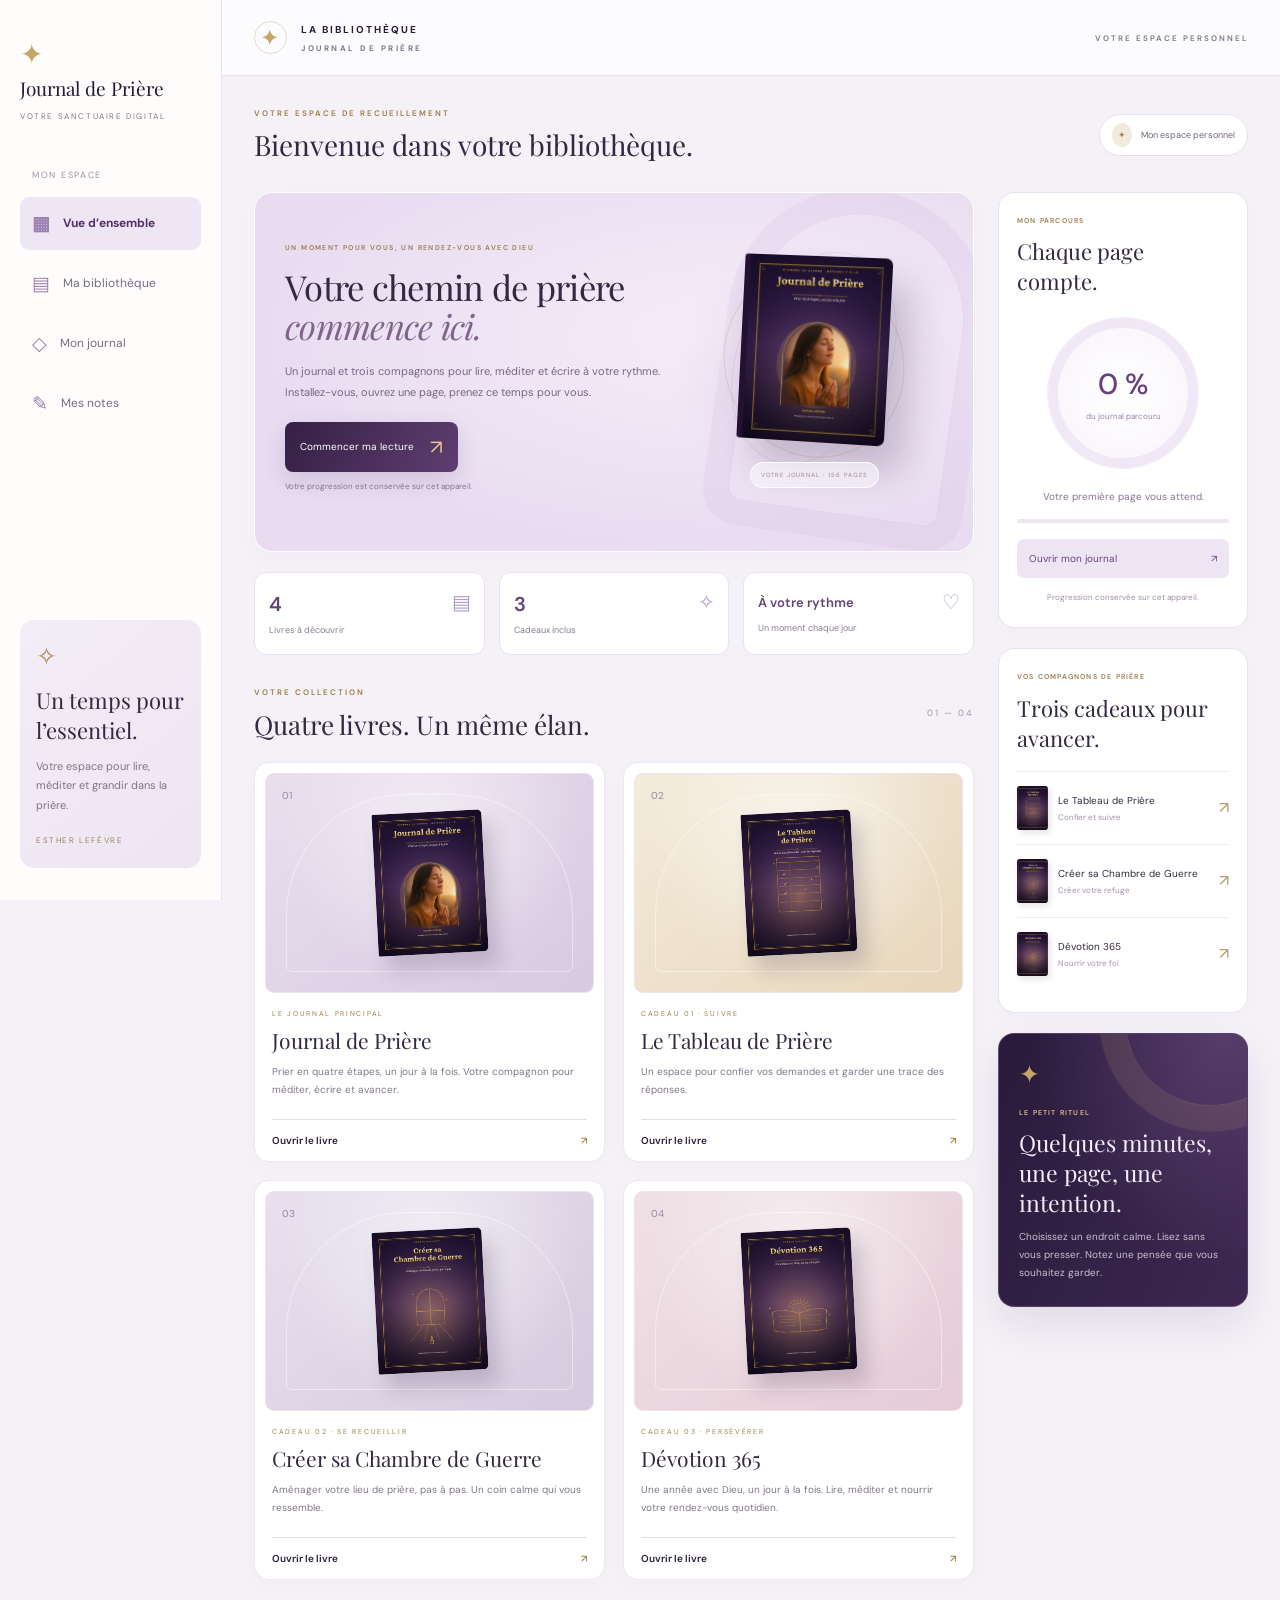
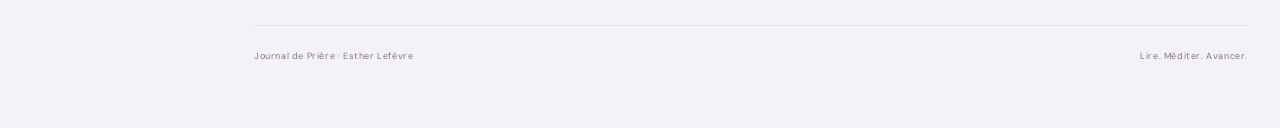
<file: public/journal-de-priere/bibliotheque/index.html>
<!doctype html>
<html lang="fr"><head><meta charset="utf-8"><meta name="viewport" content="width=device-width,initial-scale=1"><meta name="theme-color" content="#291a3b"><title>La Bibliothèque — Journal de Prière</title><link rel="stylesheet" href="portal.css"></head>
<body><nav class="sidebar" aria-label="Navigation principale"><a class="side-brand" href="./"><span>✦</span> Journal de Prière<small>VOTRE SANCTUAIRE DIGITAL</small></a><p class="nav-caption">MON ESPACE</p><a class="nav-item active" href="#library"><span>▦</span> Vue d’ensemble</a><a class="nav-item" href="#collection"><span>▤</span> Ma bibliothèque</a><button class="nav-item" data-open="journal"><span>◇</span> Mon journal</button><button class="nav-item" id="side-notes"><span>✎</span> Mes notes</button><div class="side-bottom"><span class="side-icon">✧</span><h3>Un temps pour l’essentiel.</h3><p>Votre espace pour lire, méditer et grandir dans la prière.</p><small>ESTHER LEFÈVRE</small></div></nav><header class="top"><a class="brand" href="./"><span class="seal">✦</span><span>LA BIBLIOTHÈQUE<small>JOURNAL DE PRIÈRE</small></span></a><span class="edition">VOTRE ESPACE PERSONNEL</span></header>
<main id="library"><div class="dashboard-heading"><div><p class="eyebrow">VOTRE ESPACE DE RECUEILLEMENT</p><h2>Bienvenue dans votre bibliothèque.</h2></div><span class="member-chip"><i>✦</i> Mon espace personnel</span></div><div class="dashboard-grid"><div class="dashboard-primary"><section class="welcome"><div><p class="eyebrow">UN MOMENT POUR VOUS, UN RENDEZ-VOUS AVEC DIEU</p><h1>Votre chemin de prière<br><em>commence ici.</em></h1><p class="intro">Un journal et trois compagnons pour lire, méditer et écrire à votre rythme. Installez-vous, ouvrez une page, prenez ce temps pour vous.</p><button id="resume" class="gold">Commencer ma lecture <span>↗</span></button><p class="quiet">Votre progression est conservée sur cet appareil.</p></div><div class="hero-book"><div class="halo"></div><img src="../journal-de-priere.jpg" width="707" height="1000" alt="Journal de Prière, Esther Lefèvre"><span class="book-label">VOTRE JOURNAL · 156 PAGES</span></div></section>
<div class="overview-stats"><div><span>▤</span><strong>4</strong><small>Livres à découvrir</small></div><div><span>✧</span><strong>3</strong><small>Cadeaux inclus</small></div><div><span>♡</span><strong>À votre rythme</strong><small>Un moment chaque jour</small></div></div><section class="collection" id="collection"><div class="section-title"><div><p class="eyebrow">VOTRE COLLECTION</p><h2>Quatre livres. Un même élan.</h2></div><span class="count">01 — 04</span></div><div class="books" id="books"></div></section>
</div><div class="dashboard-rail"><section class="journey-panel"><p class="eyebrow">MON PARCOURS</p><h3>Chaque page compte.</h3><div class="journey-ring"><strong id="journey-percent">0 %</strong><span>du journal parcouru</span></div><p class="journey-detail" id="journey-detail">Votre première page vous attend.</p><div class="mini-progress"><i id="journey-bar"></i></div><button class="rail-button" data-open="journal">Ouvrir mon journal <span>↗</span></button><small>Progression conservée sur cet appareil.</small></section><section class="gift-panel"><p class="eyebrow">VOS COMPAGNONS DE PRIÈRE</p><h3>Trois cadeaux pour avancer.</h3><button data-open="tableau"><img src="../tableau-de-priere.jpg" alt=""><span>Le Tableau de Prière<small>Confier et suivre</small></span><b>↗</b></button><button data-open="chambre"><img src="../creer-sa-chambre-de-guerre.jpg" alt=""><span>Créer sa Chambre de Guerre<small>Créer votre refuge</small></span><b>↗</b></button><button data-open="devotion"><img src="../devotion-365.jpg" alt=""><span>Dévotion 365<small>Nourrir votre foi</small></span><b>↗</b></button></section><section class="ritual"><span class="star">✦</span><div><p class="eyebrow">LE PETIT RITUEL</p><h2>Quelques minutes, une page, une intention.</h2><p>Choisissez un endroit calme. Lisez sans vous presser. Notez une pensée que vous souhaitez garder.</p></div></section></div></div><footer>Journal de Prière · Esther Lefèvre <span>Lire. Méditer. Avancer.</span></footer></main>
<section id="reader" hidden aria-label="Lecteur de livres"><div class="reader-head"><button id="back" class="outline">← Bibliothèque</button><div><p class="eyebrow" id="reader-tag"></p><h2 id="reader-title"></h2></div><button id="tools" class="outline" aria-expanded="false">Mes notes</button></div><div class="reader-layout"><div class="reading"><div class="toolbar"><div class="nav-pages"><button id="prev" aria-label="Page précédente">←</button><label>Page <input id="page" type="number" min="1" value="1" aria-label="Numéro de page"> <span id="total">/ …</span></label><button id="next" aria-label="Page suivante">→</button></div><div class="reader-actions"><button id="zoomout" aria-label="Réduire le zoom">−</button><span id="zoomlabel">100 %</span><button id="zoomin" aria-label="Agrandir le zoom">+</button><button id="bookmark" aria-label="Ajouter un marque-page" aria-pressed="false">☆</button><button id="theme" aria-label="Changer le fond du lecteur">☾</button></div></div><div class="progress"><i id="progress"></i></div><p id="status" role="status" aria-live="polite">Ouverture du livre…</p><div class="paper-scroll" id="paper-scroll"><img id="canvas" alt="Page du livre"></div><div class="reader-bottom"><button id="bottomprev" class="outline">← Précédente</button><span id="position"></span><button id="bottomnext" class="outline">Suivante →</button></div><a id="download" class="download" download>Ouvrir / télécharger le PDF original ↗</a></div><aside id="notebook"><p class="eyebrow">VOTRE CARNET PERSONNEL</p><h3>Ce que je veux garder.</h3><label for="note">Une pensée, une intention, un verset…</label><textarea id="note" placeholder="Écrivez ici, simplement…"></textarea><p class="quiet" id="saved">Notes privées, enregistrées sur cet appareil uniquement.</p><h3>Mes marque-pages</h3><div id="marks"></div></aside></div></section><script type="module" src="portal.js"></script></body></html>
</file>
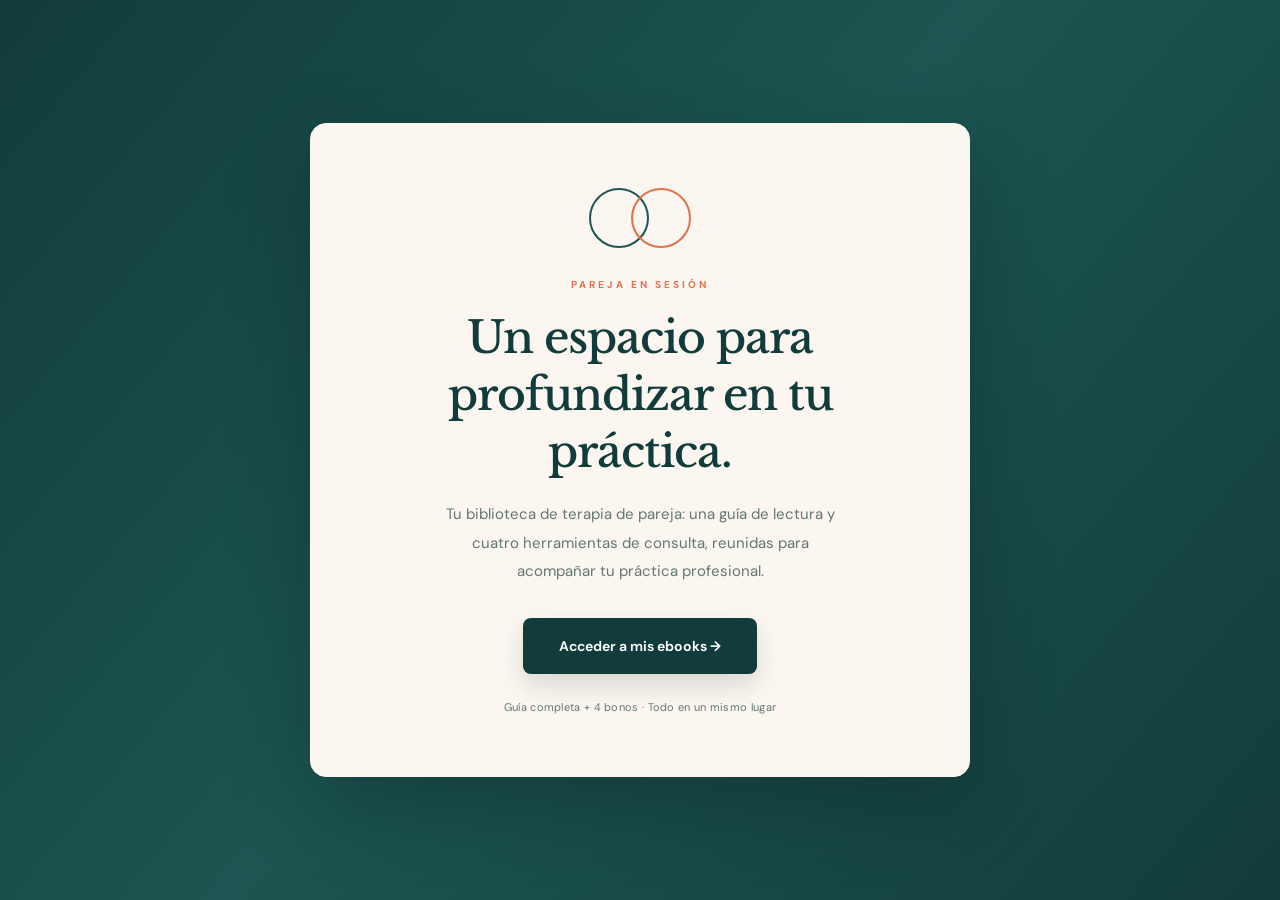
<file: public/portal.html>
<!doctype html>
<html lang="es"><head><meta charset="utf-8"><meta name="viewport" content="width=device-width,initial-scale=1"><title>Acceder | Pareja en Sesión</title><link rel="preconnect" href="https://fonts.googleapis.com"><link rel="preconnect" href="https://fonts.gstatic.com" crossorigin><link href="https://fonts.googleapis.com/css2?family=DM+Sans:wght@400;500;600;700&family=Libre+Baskerville:wght@400;700&display=swap" rel="stylesheet"><style>
*{box-sizing:border-box}body{margin:0;min-height:100svh;display:grid;place-items:center;background:radial-gradient(ellipse at 20% 10%,#f5dfcc,transparent 55%),#fbf6ef;color:#123c3b;font-family:system-ui,sans-serif;padding:32px 20px}.welcome{width:100%;max-width:580px;text-align:center;padding:50px 32px;background:#ffffffa6;border:1px solid #ffffff;border-radius:28px;box-shadow:0 24px 80px #123c3b12}.symbol{display:flex;justify-content:center;margin:4px auto 30px}.circle{width:76px;height:76px;border:3px solid #1c5551;border-radius:50%}.circle+ .circle{border-color:#e2714e;margin-left:-22px}.brand{font-size:12px;font-weight:700;letter-spacing:3px;text-transform:uppercase;color:#e2714e}h1{font:500 clamp(36px,7vw,52px)/1.1 Georgia,serif;margin:18px 0 20px}p{font-size:17px;line-height:1.7;color:#637773;max-width:390px;margin:0 auto 32px}.access{display:inline-flex;align-items:center;justify-content:center;min-height:58px;padding:16px 32px;border-radius:14px;background:#123c3b;color:#fff;text-decoration:none;font-weight:650;box-shadow:0 12px 24px #123c3b24}.access:hover{background:#1c5551}.access:focus-visible{outline:3px solid #e2714e;outline-offset:5px}.note{font-size:12px;color:#637773;margin-top:25px;line-height:1.6}@media(max-width:480px){.welcome{padding:38px 22px}.access{width:100%}}
body{background:linear-gradient(130deg,#123c3b 0%,#1c5551 48%,#123c3b 100%);font-family:'DM Sans',sans-serif}.welcome{max-width:660px;background:#fbf6ef;border-radius:16px;padding:60px 50px;box-shadow:0 28px 80px #061b1b55;border-color:#fbf6ef}.brand{letter-spacing:3px;font-size:10px}h1{font-family:'Libre Baskerville',Georgia,serif;font-size:clamp(32px,6vw,44px);line-height:1.3;letter-spacing:-1px}p{font-size:15px;line-height:1.9}.access{border-radius:8px;min-height:56px;font-size:14px;padding:16px 36px}.note{font-size:11px;letter-spacing:.3px}.circle{width:60px;height:60px;border-width:2px}.circle+ .circle{margin-left:-18px}.symbol{margin-bottom:30px}@media(max-width:480px){.welcome{padding:42px 24px}h1{font-size:31px}} </style></head><body><main class="welcome"><div class="symbol" aria-hidden="true"><span class="circle"></span><span class="circle"></span></div><div class="brand">Pareja en Sesión</div><h1>Un espacio para<br>profundizar en tu práctica.</h1><p>Tu biblioteca de terapia de pareja: una guía de lectura y cuatro herramientas de consulta, reunidas para acompañar tu práctica profesional.</p><a class="access" href="/biblioteca.html">Acceder a mis ebooks →</a><div class="note">Guía completa + 4 bonos · Todo en un mismo lugar</div></main></body></html>
</file>
<file: public/journal-de-priere/bibliotheque/portal.css>
@import url('https://fonts.googleapis.com/css2?family=DM+Sans:wght@400;500;600;700&family=Playfair+Display:ital,wght@0,400;0,500;0,600;1,400;1,500&display=swap');
:root{--purple:#291a3b;--ink:#342942;--muted:#81768a;--gold:#c6a566;--cream:#f8f5ef;--line:#e4dce7}*{box-sizing:border-box}body{margin:0;background:var(--cream);color:var(--ink);font-family:'DM Sans',sans-serif}button,a,input,textarea{-webkit-tap-highlight-color:transparent}button{cursor:pointer;font:inherit}button:focus-visible,a:focus-visible,input:focus-visible,textarea:focus-visible{outline:3px solid var(--gold);outline-offset:4px}button:disabled{opacity:.35;cursor:default}[hidden]{display:none!important}.top{height:100px;max-width:1280px;padding:0 48px;margin:auto;display:flex;justify-content:space-between;align-items:center;border-bottom:1px solid var(--line)}.brand{display:flex;gap:14px;align-items:center;text-decoration:none;color:var(--purple);font-size:12px;font-weight:700;letter-spacing:2px}.brand small{display:block;font-size:9px;letter-spacing:2.5px;color:var(--muted);margin-top:7px}.seal{font-size:28px;color:var(--gold);border:1px solid #c6a56660;border-radius:50%;width:46px;height:46px;display:grid;place-items:center}.edition,.eyebrow{font-size:10px;letter-spacing:2px;font-weight:600}.edition{color:var(--muted)}main{max-width:1280px;margin:auto;padding:0 48px}.welcome{display:grid;grid-template-columns:1.3fr 1fr;align-items:center;gap:64px;min-height:640px;padding:54px 0 72px}.eyebrow{color:#9e7d44;margin:0 0 22px;line-height:1.8}h1,h2,h3{font-family:'Playfair Display',Georgia,serif;font-weight:400}h1{font-size:clamp(40px,4.5vw,64px);line-height:1.15;letter-spacing:-1.5px;margin:0 0 25px}h1 em{color:#80658a;font-weight:400}.intro{max-width:470px;font-size:15px;line-height:1.9;color:var(--muted)}.gold{display:flex;justify-content:space-between;align-items:center;gap:40px;background:var(--purple);border:0;border-radius:4px;color:#fff;padding:19px 24px;margin-top:30px;font-size:13px;min-height:54px}.gold span{color:#e7c888;font-size:20px}.quiet{font-size:11px;color:var(--muted);line-height:1.7}.hero-book{position:relative;display:flex;flex-direction:column;align-items:center;padding:25px;perspective:1200px}.hero-book img{position:relative;width:min(100%,255px);height:auto;transform:rotateY(-10deg) rotateZ(3deg);box-shadow:20px 25px 35px #291a3b30;border-radius:3px 7px 7px 3px;border-left:6px solid #241132}.halo{position:absolute;inset:0;border-radius:50% 50% 6px 6px;background:radial-gradient(ellipse,#e9dfec,#f0ebe3 66%,transparent 67%)}.book-label{position:relative;margin-top:36px;font-size:9px;letter-spacing:2px;color:#97839b}.collection{padding:40px 0 64px;border-top:1px solid var(--line)}.section-title{display:flex;justify-content:space-between;align-items:center;margin-bottom:32px}.section-title .eyebrow{margin-bottom:9px}h2{font-size:32px;line-height:1.3;margin:0}.count{font-size:12px;letter-spacing:2px;color:#a695ae}.books{display:grid;grid-template-columns:repeat(4,minmax(0,1fr));gap:22px}.card{display:flex;flex-direction:column;min-width:0}.cover{border:1px solid #ece3ee;min-height:300px;background:#eee7f0;display:grid;place-items:center;position:relative;border-radius:5px;padding:32px 26px;overflow:hidden}.card:nth-child(2) .cover{background:#f1eade}.card:nth-child(3) .cover{background:#e8e4ee}.card:nth-child(4) .cover{background:#eee4e5}.cover img{width:100%;max-width:155px;height:auto;box-shadow:9px 14px 19px #291a3b30;transform:rotate(-3deg);transition:transform .3s;border-radius:2px 5px 5px 2px}.card:hover .cover img{transform:rotate(0) translateY(-5px)}.number{position:absolute;top:15px;left:16px;font-size:10px;color:#9986a2}.tag{font-size:9px;letter-spacing:1.7px;color:#9e7d44;margin:22px 0 9px}.card h3{font-size:23px;line-height:1.25;margin:0 0 12px;min-height:58px}.card p{font-size:12px;line-height:1.8;color:var(--muted);margin:0 0 20px;flex:1}.card .read{background:transparent;border:0;border-top:1px solid var(--line);text-align:left;padding:16px 0;display:flex;justify-content:space-between;color:var(--purple);font-size:12px;font-weight:600}.card .read span{color:#a9884c}.ritual{display:flex;align-items:center;gap:36px;background:var(--purple);color:#f4edf7;border-radius:6px;padding:40px 48px;margin:0 0 60px}.ritual .eyebrow{color:#ddc18f;margin-bottom:10px}.ritual h2{font-size:27px}.ritual p:last-child{color:#c9bdcf;font-size:13px;line-height:1.8;margin-bottom:0}.star{font-size:45px;color:var(--gold)}footer{border-top:1px solid var(--line);padding:24px 0 36px;font-size:10px;letter-spacing:.6px;color:var(--muted);display:flex;justify-content:space-between}.reader-head{max-width:1440px;margin:auto;display:flex;align-items:center;gap:24px;padding:24px 32px}.reader-head>div{flex:1}.reader-head h2{font-size:24px}.reader-head .eyebrow{margin:0 0 3px;font-size:9px}.outline{border:1px solid var(--line);padding:12px 16px;background:transparent;border-radius:5px;color:var(--ink);min-height:44px;font-size:12px}.reader-layout{max-width:1440px;margin:auto;display:grid;grid-template-columns:minmax(0,1fr) 290px;gap:24px;padding:0 32px 36px}.reading{min-width:0;background:#ebe5ee;border:1px solid var(--line);border-radius:8px;overflow:hidden}.toolbar{display:flex;justify-content:space-between;gap:10px;padding:12px 16px;background:#fff;flex-wrap:wrap}.toolbar button{border:0;background:#f3eff5;color:var(--ink);border-radius:5px;min-width:40px;min-height:40px;font-size:18px}.nav-pages,.reader-actions{display:flex;align-items:center;gap:9px;font-size:12px}.nav-pages input{width:55px;padding:8px 4px;border:1px solid var(--line);border-radius:4px;color:var(--ink);font:inherit;text-align:center}.progress{height:3px;background:#ded4e5}.progress i{display:block;height:100%;background:var(--gold);width:0;transition:width .2s}#status{margin:12px;text-align:center;font-size:12px;color:#6e5b7b}.paper-scroll{overflow:auto;padding:12px 22px 26px;min-height:300px;max-height:76vh;text-align:center;overscroll-behavior:contain}#canvas{display:block;margin:auto;box-shadow:0 7px 23px #291a3b22;background:#fff}.reader-bottom{display:flex;align-items:center;justify-content:space-between;padding:16px 22px;gap:8px;font-size:11px}.download{display:block;text-align:center;color:#735d7c;font-size:11px;padding:0 16px 20px}aside{background:#fff;border:1px solid var(--line);border-radius:8px;padding:24px;height:fit-content}aside .eyebrow{font-size:9px;margin:0}aside h3{font-size:23px;margin:16px 0}aside label{display:block;font-size:11px;color:var(--muted);line-height:1.7;margin-bottom:10px}textarea{width:100%;min-height:200px;resize:vertical;padding:14px;line-height:1.8;color:var(--ink);border:1px solid var(--line);background:#faf8fb;border-radius:5px;font:13px/1.8 'DM Sans',sans-serif}#marks{display:flex;gap:7px;flex-wrap:wrap}#marks button{background:#f4eef6;color:var(--purple);border:1px solid var(--line);padding:9px;border-radius:4px}#tools{display:none}.night .reading{background:#21192b}.night #status,.night .download{color:#c9bbd4}.night .reader-bottom .outline,.night #position{color:#e4d9eb}.night .toolbar{background:#30243d}.night .nav-pages,.night #zoomlabel{color:#eee}.night .toolbar button{background:#493856;color:#fff}.night #bookmark[aria-pressed=true],#bookmark[aria-pressed=true]{color:#b7882d}
@media(max-width:1000px){.welcome{gap:25px}.books{grid-template-columns:repeat(2,minmax(0,1fr))}.cover{min-height:320px}.reader-layout{grid-template-columns:minmax(0,1fr)}#notebook{display:none}#notebook.open{display:block}#tools{display:block}}@media(max-width:600px){.top{height:80px;padding:0 22px}.edition{display:none}main{padding:0 22px}.welcome{grid-template-columns:1fr;padding:38px 0 40px;gap:28px;min-height:0}h1{font-size:39px;letter-spacing:-1px}.intro{font-size:14px}.eyebrow{font-size:9px;letter-spacing:1.4px}.gold{width:100%;margin-top:24px}.hero-book{padding:24px 38px}.hero-book img{max-width:200px}.halo{inset:0 15px}.book-label{margin-top:25px}.section-title h2{font-size:27px}.count{display:none}.books{gap:24px 15px}.cover{min-height:0;padding:30px 17px 24px}.cover img{max-width:135px}.number{font-size:8px;left:10px;top:10px}.card h3{font-size:21px;min-height:80px}.card p{font-size:11px}.card .tag{font-size:8px;letter-spacing:.8px}.collection{padding:28px 0 40px}.ritual{padding:30px 24px;gap:18px;margin-bottom:35px}.ritual h2{font-size:24px}.star{font-size:25px}footer{line-height:1.8;display:block}footer span{display:block;margin-top:5px}.reader-head{padding:18px 14px;gap:10px;flex-wrap:wrap}.reader-head>div{order:3;flex-basis:100%;margin-top:8px}.reader-head #tools{margin-left:auto}.reader-head h2{font-size:25px}.reader-layout{padding:0 10px 24px}.toolbar{padding:10px;justify-content:center}.toolbar button{min-width:44px;min-height:44px}.reader-actions{gap:10px}.paper-scroll{padding:10px 8px 20px;max-height:72vh}.reader-bottom{padding:14px 10px}.outline{padding:11px}.reader-bottom #position{font-size:10px}aside{padding:22px}.reading{border-radius:5px}}@media(max-width:350px){main{padding:0 16px}h1{font-size:34px}.card h3{font-size:19px}.cover{padding:28px 13px 20px}}@media(prefers-reduced-motion:reduce){*{transition:none!important}.hero-book img,.cover img{transform:none}}
/* Luminous architectural background — quiet, responsive depth */
body{background:radial-gradient(ellipse at 8% 5%,#e9e0ef80,transparent 43%),radial-gradient(ellipse at 96% 45%,#eadcc380,transparent 40%),#f8f5ef}
.top{position:relative;z-index:1;background:#f8f5ef70;backdrop-filter:blur(16px)}
.welcome{position:relative;isolation:isolate;--light-x:65%;--light-y:40%}
.welcome:before{content:"";position:absolute;z-index:-2;inset:20px -28px 24px;border:1px solid #ffffffb3;border-radius:28px;background:radial-gradient(ellipse at var(--light-x) var(--light-y),#fff9e8bb,transparent 48%),linear-gradient(125deg,#ffffff90,#e9e0ee88 65%,#f0e4d580);box-shadow:0 20px 65px #38214308,inset 0 0 80px #ffffff70;pointer-events:none}
.welcome:after{content:"";position:absolute;z-index:-1;width:420px;height:540px;right:0;top:45px;border:1px solid #b298c22b;border-radius:220px 220px 30px 30px;box-shadow:0 0 0 24px #c4aed30a,0 0 0 25px #b79ac219;transform:rotate(8deg);pointer-events:none}
.hero-book:before,.hero-book:after{content:"";position:absolute;pointer-events:none;border:1px solid #bea16c55;border-radius:50%;width:330px;height:330px;top:75px;transform:rotate(-25deg) scaleX(1.1)}
.hero-book:after{width:290px;height:395px;top:30px;border-color:#b79ac23b;transform:rotate(24deg)}
.halo{inset:5px -10px;border-radius:48% 48% 45% 45%;background:radial-gradient(ellipse,#b9a2c450,#d8c5e033 48%,transparent 70%);filter:blur(8px)}
.hero-book img{z-index:1;transition:transform .65s cubic-bezier(.2,.65,.3,1),box-shadow .65s}
.hero-book:hover img{transform:rotateY(-4deg) rotateZ(0) translateY(-8px);box-shadow:23px 35px 45px #291a3b35}
.book-label{z-index:1;background:#ffffff80;border:1px solid #ffffffd0;border-radius:30px;padding:10px 16px;backdrop-filter:blur(10px)}
.gold{background:linear-gradient(115deg,#352044,#5e3e70);box-shadow:0 8px 22px #3c244b26;transition:transform .25s,box-shadow .25s}
.gold:hover{transform:translateY(-3px);box-shadow:0 12px 28px #3c244b35}
.collection{position:relative;border-top-color:#cab9d04d}
.card{padding:12px 12px 0;background:#ffffff78;border:1px solid #ffffff;border-radius:15px;box-shadow:0 5px 20px #34294205;transition:transform .3s,box-shadow .3s,border-color .3s}
.card:hover,.card:focus-within{transform:translateY(-6px);box-shadow:0 18px 36px #34294212;border-color:#c6a56665}
.cover{border-radius:9px;background:radial-gradient(ellipse at 50% 25%,#fff8,#fff0 65%),linear-gradient(140deg,#e8dfee,#d9c9e2)}
.card:nth-child(2) .cover{background:radial-gradient(ellipse at 50% 25%,#fff9,transparent 65%),linear-gradient(140deg,#f4ebda,#e7d6bc)}
.card:nth-child(3) .cover{background:radial-gradient(ellipse at 50% 25%,#fff8,transparent 65%),linear-gradient(140deg,#e8e0ef,#d5cade)}
.card:nth-child(4) .cover{background:radial-gradient(ellipse at 50% 25%,#fff8,transparent 65%),linear-gradient(140deg,#f0e1e6,#e5ccd7)}
.cover:after{content:"";position:absolute;inset:20px;border:1px solid #ffffff70;border-radius:120px 120px 6px 6px;pointer-events:none}
.cover img{position:relative;z-index:1}.card .tag,.card h3,.card p,.card .read{margin-left:7px;margin-right:7px}
.ritual{position:relative;overflow:hidden;border:1px solid #85649a70;border-radius:16px;background:radial-gradient(ellipse at 90% 0,#76578b80,transparent 60%),linear-gradient(115deg,#291a3b,#3e2851);box-shadow:0 18px 40px #291a3b17}
.ritual:after{content:"";position:absolute;width:250px;height:250px;right:-50px;top:-100px;border:1px solid #d4b47833;border-radius:50%;box-shadow:0 0 0 25px #d4b47808,0 0 0 26px #d4b47818;pointer-events:none}
@media(max-width:1000px){.welcome:after{width:300px;right:-10px}.hero-book:before{width:250px;height:280px}.hero-book:after{width:230px;height:330px}}
@media(max-width:600px){.welcome:before{inset:10px -12px 18px;border-radius:20px}.welcome:after{width:240px;height:330px;top:auto;bottom:60px;right:calc(50% - 120px)}.welcome{padding-left:10px;padding-right:10px}.hero-book:before{width:235px;height:245px;top:50px}.hero-book:after{width:220px;height:280px}.card{padding:7px 7px 0;border-radius:12px}.card .tag,.card h3,.card p,.card .read{margin-left:2px;margin-right:2px}.cover:after{inset:12px}.ritual{padding:28px 24px}}
@media(prefers-reduced-motion:reduce){.hero-book img,.gold,.card{transition:none}.hero-book:hover img,.gold:hover,.card:hover,.card:focus-within{transform:none}}
/* Personal library dashboard */
body{padding-left:222px;background:#f4f1f7}.sidebar{position:fixed;inset:0 auto 0 0;width:222px;background:#fffdfb;border-right:1px solid #e9e2ee;z-index:5;padding:32px 20px;display:flex;flex-direction:column}.side-brand{font-family:'Playfair Display',serif;font-size:19px;color:var(--purple);text-decoration:none;line-height:1.5}.side-brand>span{color:var(--gold);font-size:28px;display:block}.side-brand small{display:block;font:8px 'DM Sans',sans-serif;letter-spacing:1.6px;color:var(--muted);margin-top:8px}.nav-caption{font-size:9px;color:#9c90a4;letter-spacing:1.7px;margin:48px 12px 16px}.nav-item{display:flex;gap:13px;align-items:center;text-decoration:none;border:0;background:transparent;text-align:left;color:#796c86;font-size:12px;padding:14px 12px;border-radius:9px;margin-bottom:7px;width:100%;min-height:44px}.nav-item span{font-size:19px;color:#9b80b0}.nav-item:hover,.nav-item.active{background:#eee6f5;color:#503269}.nav-item.active{font-weight:700}.side-bottom{margin-top:auto;background:linear-gradient(140deg,#f3edf7,#eee5f2);border-radius:14px;padding:20px 16px}.side-icon{color:#ad8c52;font-size:25px}.side-bottom h3{font-size:22px;margin:12px 0}.side-bottom p{font-size:11px;line-height:1.8;color:var(--muted)}.side-bottom small{font-size:8px;letter-spacing:1.6px;color:#9f8355}.top{max-width:none;height:76px;background:#ffffffb5;padding:0 32px;border-bottom:1px solid #e8e0ed}.top .seal{width:33px;height:33px;font-size:20px}.top .brand{font-size:10px}.top .brand small{font-size:8px}.top .edition{font-size:8px}main{max-width:1600px;padding:30px 32px}.dashboard-heading{display:flex;align-items:center;justify-content:space-between;gap:20px;margin-bottom:28px}.dashboard-heading .eyebrow{font-size:8px;margin-bottom:7px}.dashboard-heading h2{font-size:28px}.member-chip{display:flex;gap:9px;align-items:center;white-space:nowrap;background:#fff;border:1px solid #e8dfed;border-radius:24px;padding:8px 12px;font-size:9px;color:#756481}.member-chip i{font-style:normal;color:#a88751;background:#f2eadd;border-radius:50%;padding:6px}.dashboard-grid{display:grid;grid-template-columns:minmax(0,1fr) 250px;gap:24px;align-items:start}.dashboard-primary{min-width:0}.welcome{min-height:360px;padding:30px;gap:15px;background:radial-gradient(ellipse at var(--light-x) var(--light-y),#f5edf9,#e9dcf1 70%);border:1px solid #ffffff;border-radius:18px;overflow:hidden;grid-template-columns:1.5fr 1fr;box-shadow:0 8px 24px #49305c06}.welcome:before{display:none}.welcome:after{height:300px;width:210px;top:20px;right:15px}.welcome .eyebrow{font-size:7px;letter-spacing:1.4px;margin-bottom:13px}.welcome h1{font-size:clamp(30px,2.7vw,43px);letter-spacing:-.7px;margin-bottom:14px}.welcome .intro{font-size:11px;line-height:1.85;color:#796782}.welcome .quiet{font-size:8px}.welcome .gold{padding:12px 15px;min-height:44px;margin-top:20px;font-size:10px;gap:16px;border-radius:8px}.hero-book{padding:14px 8px}.hero-book img{width:150px;max-width:100%}.hero-book:before{width:160px;height:190px;top:25px}.hero-book:after{width:150px;height:220px;top:5px}.book-label{font-size:6px;letter-spacing:1px;padding:8px 10px;margin-top:20px}.overview-stats{display:grid;grid-template-columns:repeat(3,minmax(0,1fr));gap:14px;margin:20px 0 30px}.overview-stats>div{position:relative;border:1px solid #e9e1ef;background:#fff;border-radius:12px;padding:18px 14px}.overview-stats>div>span{position:absolute;right:13px;top:16px;color:#b39ac5;font-size:20px}.overview-stats strong{font-size:20px;font-weight:600;display:block;color:#624376;padding-right:20px}.overview-stats>div:last-child strong{font-size:13px;line-height:24px}.overview-stats small{display:block;color:#8b7c95;font-size:9px;margin-top:7px}.collection{padding:0 0 25px;border:0}.section-title{margin-bottom:20px}.section-title h2{font-size:26px}.section-title .eyebrow{font-size:8px}.count{font-size:9px}.books{grid-template-columns:repeat(2,minmax(0,1fr));gap:18px}.card{background:#fff;padding:10px 10px 0;border-color:#eee7f2}.cover{min-height:220px;padding:24px}.cover img{max-width:110px}.card h3{font-size:21px;min-height:0;margin-bottom:10px}.card p{font-size:10px}.card .tag{font-size:7px;margin-top:16px}.card .read{font-size:10px;padding:14px 0}.dashboard-rail{display:flex;flex-direction:column;gap:20px}.journey-panel,.gift-panel{background:#fff;border:1px solid #e9e1ef;border-radius:16px;padding:22px 18px;box-shadow:0 6px 20px #3b254b04}.dashboard-rail .eyebrow{font-size:7px;letter-spacing:1.2px;margin-bottom:9px}.dashboard-rail h3{font-size:22px;margin:0 0 18px}.journey-ring{width:150px;height:150px;border-radius:50%;border:10px solid #f0e8f6;outline:1px solid #f4eff7;margin:22px auto;display:flex;flex-direction:column;align-items:center;justify-content:center;background:radial-gradient(ellipse,#fff,#f8f4fb)}.journey-ring strong{font-size:29px;color:#67417d;font-weight:500}.journey-ring span{font-size:8px;color:#9884a5;margin-top:8px}.journey-detail{font-size:10px;color:#887493;text-align:center}.mini-progress{height:4px;background:#efe6f4;border-radius:8px;margin:16px 0}.mini-progress i{display:block;height:100%;background:var(--gold);border-radius:8px}.rail-button{width:100%;border:0;border-radius:7px;background:#eee5f4;color:#67437c;padding:13px 12px;display:flex;justify-content:space-between;font-size:10px}.journey-panel>small{display:block;text-align:center;font-size:8px;color:#9e8eaa;line-height:1.7;margin-top:13px}.gift-panel button{display:flex;align-items:center;gap:10px;border:0;border-top:1px solid #f1ebf5;padding:14px 0;background:transparent;width:100%;text-align:left;color:var(--ink)}.gift-panel button:hover{color:#987542}.gift-panel img{width:31px;height:44px;object-fit:cover;border-radius:3px;box-shadow:2px 3px 6px #291a3b20}.gift-panel button>span{font-size:10px;line-height:1.5;flex:1}.gift-panel button small{display:block;font-size:8px;color:#a18eae;margin-top:3px}.gift-panel b{font-weight:400;color:#b29868}.ritual{padding:24px 20px;display:block;margin:0;border-radius:16px}.ritual .star{font-size:25px;display:block;margin-bottom:16px}.ritual h2{font-size:23px}.ritual p:last-child{font-size:10px}.ritual:after{width:170px;height:170px}footer{font-size:9px;margin-top:20px}.reader-head{padding:24px}.reader-layout{padding:0 24px 30px;grid-template-columns:minmax(0,1fr) 250px}
@media(min-width:1550px){.books{grid-template-columns:repeat(4,minmax(0,1fr))}}
@media(max-width:1150px){body{padding-left:190px}.sidebar{width:190px;padding:25px 15px}.side-brand{font-size:17px}.dashboard-grid{grid-template-columns:minmax(0,1fr)}.dashboard-rail{display:grid;grid-template-columns:repeat(2,minmax(0,1fr))}.dashboard-rail .ritual{grid-column:1/-1}.journey-ring{width:110px;height:110px;margin:16px auto}.welcome h1{font-size:39px}.hero-book img{width:170px}.reader-layout{grid-template-columns:minmax(0,1fr)}}
@media(max-width:760px){body{padding-left:0}.sidebar{position:relative;width:auto;inset:auto;padding:12px 18px;display:flex;flex-direction:row;align-items:center;gap:5px;overflow:auto;white-space:nowrap;border-bottom:1px solid #e6ddeb}.side-brand{font-size:14px;margin-right:auto}.side-brand>span{display:inline;font-size:18px;margin-right:5px}.side-brand small,.nav-caption,.side-bottom{display:none}.nav-item{width:auto;margin:0;padding:9px;font-size:0;gap:0}.nav-item span{font-size:21px}.top{height:60px;padding:0 20px}.top .brand{font-size:9px}.dashboard-heading{margin-bottom:20px}.dashboard-heading h2{font-size:25px}.member-chip{display:none}main{padding:24px 20px}.welcome{min-height:340px;padding:24px;grid-template-columns:1.4fr 1fr}.welcome h1{font-size:32px}.hero-book img{width:145px}.reader-head{padding:18px 14px}.reader-layout{padding:0 10px 24px}}
@media(max-width:480px){main{padding:20px 14px}.top .edition{display:none}.welcome{grid-template-columns:1fr;padding:25px 22px;gap:8px}.welcome h1{font-size:34px}.welcome .intro{font-size:12px}.welcome .eyebrow{font-size:7px}.welcome:after{width:210px;height:290px;top:auto;bottom:10px;right:calc(50% - 105px)}.hero-book img{width:145px}.hero-book{padding:18px 35px}.hero-book:before{width:170px;height:180px}.hero-book:after{height:220px;width:180px}.book-label{font-size:7px}.overview-stats{gap:7px;margin:15px 0 26px}.overview-stats>div{padding:13px 9px}.overview-stats>div>span{display:none}.overview-stats strong{padding:0;font-size:19px}.overview-stats>div:last-child strong{font-size:11px;line-height:23px}.overview-stats small{font-size:8px;line-height:1.5}.section-title h2{font-size:24px}.books{gap:12px}.cover{min-height:0;padding:24px 16px}.cover img{max-width:105px}.card h3{font-size:18px;min-height:66px}.card p{font-size:10px}.card .tag{font-size:6px;letter-spacing:.6px}.card .read{font-size:9px}.dashboard-rail{grid-template-columns:1fr}.dashboard-rail .ritual{grid-column:auto}.journey-ring{width:130px;height:130px}.gift-panel button>span{font-size:12px}.dashboard-heading h2{font-size:24px}}

/* Keep the member portal free of hosting overlays. */
#nl-badge-frame{display:none!important}
</file>
